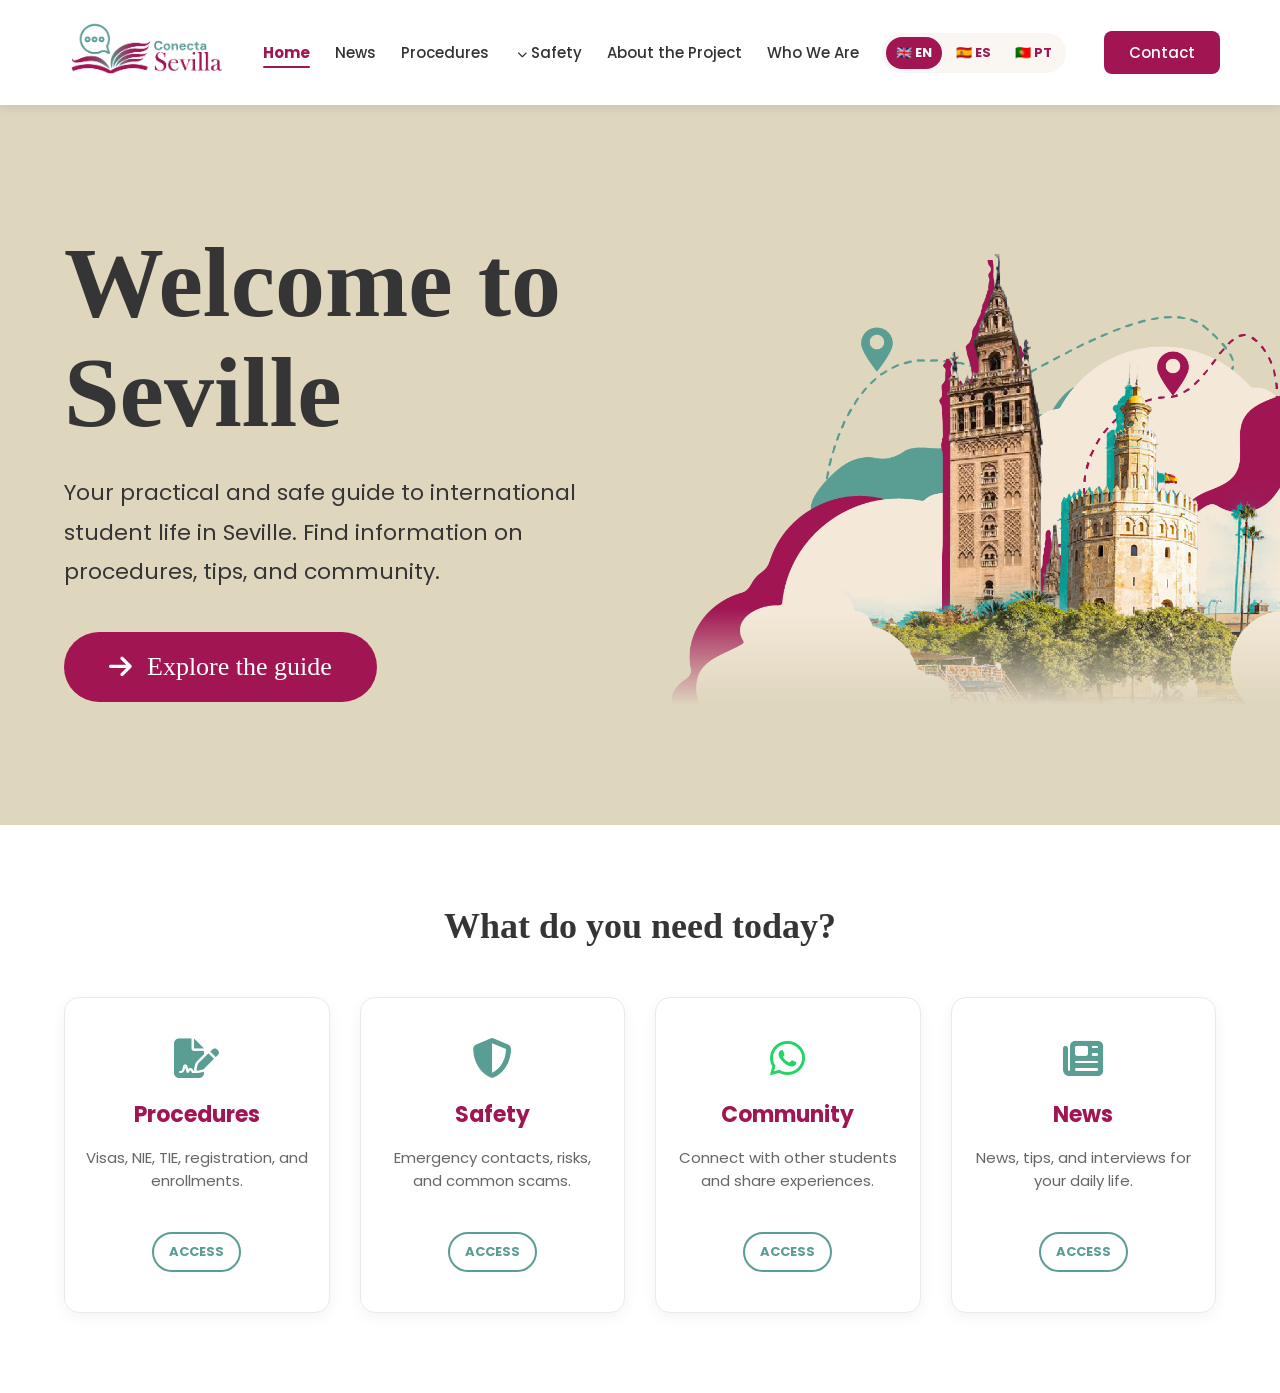
<file: index.html>
<!DOCTYPE html>
<html lang="en">
<head>
    <!-- Google tag (gtag.js) -->
<script async src="https://www.googletagmanager.com/gtag/js?id=G-EH28HHJZQJ"></script>
<script>
  window.dataLayer = window.dataLayer || [];
  function gtag(){dataLayer.push(arguments);}
  gtag('js', new Date());
  gtag('config', 'G-EH28HHJZQJ'); 
</script>
    <meta charset="UTF-8">
    <meta name="viewport" content="width=device-width, initial-scale=1.0">
    <title>Conecta Sevilla</title>
    <link rel="stylesheet" href="src/styles/style.css">
    <link rel="stylesheet" href="https://cdnjs.cloudflare.com/ajax/libs/font-awesome/6.4.0/css/all.min.css">
</head>
<body>
    <header>
        <nav id="navbar">
            <a href="index.html" class="logo-link">
                <img src="img/logo.png" alt="Conecta Sevilla" class="logo">
            </a>
            <ul id="nav_list">
                <li class="nav-item"><a href="index.html" class="active" data-i18n="nav.inicio">Inicio</a></li>
                <li class="nav-item"><a href="podcast.html" data-i18n="nav.podcast">Noticias</a></li>
                <li class="nav-item"><a href="tramites.html" data-i18n="nav.tramites">Trámites</a></li>
                
                              <!-- MENU SUSPENSO DE SEGURANÇA -->
                <li class="nav-item has-submenu">
                    <a href="seguridad.html" data-i18n="nav.seguridad">Seguridad <i class="fa-solid fa-chevron-down" style="font-size: 10px; margin-left: 3px;"></i></a>
                    <ul class="submenu-dropdown">
                        <li><a href="seguridad.html#emergencias" data-i18n="seg.submenu.1">Contactos de emergencia</a></li>
                        <li><a href="seguridad.html#vida-nocturna" data-i18n="seg.submenu.2">Vida nocturna</a></li>
                        <li><a href="seguridad.html#estafas" data-i18n="seg.submenu.3">Estafas comunes</a></li>
                        <li><a href="seguridad.html#transporte" data-i18n="seg.submenu.4">Transporte</a></li>
                        <li><a href="seguridad.html#ambiente" data-i18n="seg.submenu.5">Ambiente seguro</a></li>
                    </ul>
                </li>
                
                <li class="nav-item"><a href="sobre.html" data-i18n="nav.sobre">Sobre el proyecto</a></li>
                <li class="nav-item"><a href="quienes.html" data-i18n="nav.quem">Quienes Somos</a></li>
            </ul>
            <a href="contacto.html" class="btn-principal" data-i18n="nav.contacto">Contacto</a>
            <button id="mobile_btn"><i class="fa-solid fa-bars"></i></button>
        </nav>
        <div id="mobile_menu">
            <ul id="mobile_nav_list">
                <li class="nav-item"><a href="index.html" data-i18n="nav.inicio">Inicio</a></li>
                <li class="nav-item"><a href="podcast.html" data-i18n="nav.podcast">Noticias</a></li>
                <li class="nav-item"><a href="tramites.html" data-i18n="nav.tramites">Trámites</a></li>
                
                        <!-- MENU SUSPENSO DE SEGURANÇA -->
                <li class="nav-item has-submenu">
                    <a href="seguridad.html" data-i18n="nav.seguridad">Seguridad <i class="fa-solid fa-chevron-down" style="font-size: 10px; margin-left: 3px;"></i></a>
                    <ul class="submenu-dropdown">
                        <li><a href="seguridad.html#emergencias" data-i18n="seg.submenu.1">Contactos de emergencia</a></li>
                        <li><a href="seguridad.html#vida-nocturna" data-i18n="seg.submenu.2">Vida nocturna</a></li>
                        <li><a href="seguridad.html#estafas" data-i18n="seg.submenu.3">Estafas comunes</a></li>
                        <li><a href="seguridad.html#transporte" data-i18n="seg.submenu.4">Transporte</a></li>
                        <li><a href="seguridad.html#ambiente" data-i18n="seg.submenu.5">Ambiente seguro</a></li>
                    </ul>
                </li>
                
                <li class="nav-item"><a href="sobre.html" data-i18n="nav.sobre">Sobre el proyecto</a></li>
                <li class="nav-item"><a href="quienes.html" data-i18n="nav.quem">Quienes Somos</a></li>
                <li class="nav-item"><a href="contacto.html" data-i18n="nav.contacto">Contacto</a></li>
            </ul>
        </div>
    </header>

    <section id="home" class="hero">
        <div class="hero-content">
            <h1 data-i18n="home.titulo">Bienvenidos a Sevilla</h1>
            <p data-i18n="home.desc">Tu guía práctica y segura para la vida de estudiante internacional en Sevilla. Encuentra información sobre trámites, consejos y comunidad.</p>
            <a href="#areas" class="btn-hero" data-i18n="home.btn">Explora la guía <i class="fa-solid fa-arrow-right"></i></a>
        </div>
        <div class="hero-image">
            <img src="img/imagem-sevilla.png" alt="Sevilla">
        </div>
    </section>

    <section id="areas" class="areas">
        <h2 data-i18n="home.areas">¿Qué necesitas hoy?</h2>
        <div class="grid-cards">
            
            <div class="card">
                <i class="fa-solid fa-file-signature icone-card"></i>
                <h3 data-i18n="home.tramites">Trámites</h3>
                <p data-i18n="home.tramites.desc">Visados, NIE, TIE, empadronamiento y matrículas.</p>
                <a href="tramites.html" class="btn-card" data-i18n="home.acceder">Acceder</a>
            </div>
            
            <div class="card">
                <i class="fa-solid fa-shield-halved icone-card"></i>
                <h3 data-i18n="home.seguridad">Seguridad</h3>
                <p data-i18n="home.seguridad.desc">Contactos de emergencia, riesgos y estafas comunes.</p>
                <a href="seguridad.html" class="btn-card" data-i18n="home.acceder">Acceder</a>
            </div>
            
            <!-- CARD DA COMUNIDADE (WHATSAPP) -->
            <div class="card">
                <i class="fa-brands fa-whatsapp icone-card" style="color: #25D366;"></i>
                <h3 data-i18n="home.comunidad">Comunidad</h3>
                <p data-i18n="home.comunidad.desc">Conecta con otros estudiantes y comparte experiencias.</p>
                <!-- COLOQUE O LINK DO SEU GRUPO AQUI -->
                <a href="https://chat.whatsapp.com/JzaoQONF5RGB130r0xwHUc" target="_blank" class="btn-card" data-i18n="home.acceder">Acceder</a>
            </div>
            
            <!-- CARD DO PODCAST (AGORA NEWS) -->
            <div class="card">
                <i class="fa-solid fa-newspaper icone-card"></i>
                <h3 data-i18n="home.news">News</h3>
                <p data-i18n="home.podcast.desc">Novedades, consejos y entrevistas para tu día a día.</p>
                <a href="podcast.html" class="btn-card" data-i18n="home.acceder">Acceder</a>
            </div>

        </div>
    </section>
    
    <button id="btn-topo" aria-label="Voltar ao início"><i class="fa-solid fa-arrow-up"></i></button>
    <script src="src/javascript/traducoes.js?v=5"></script>
    <script src="src/javascript/script.js?v=5"></script>
</body>
</html>
</file>
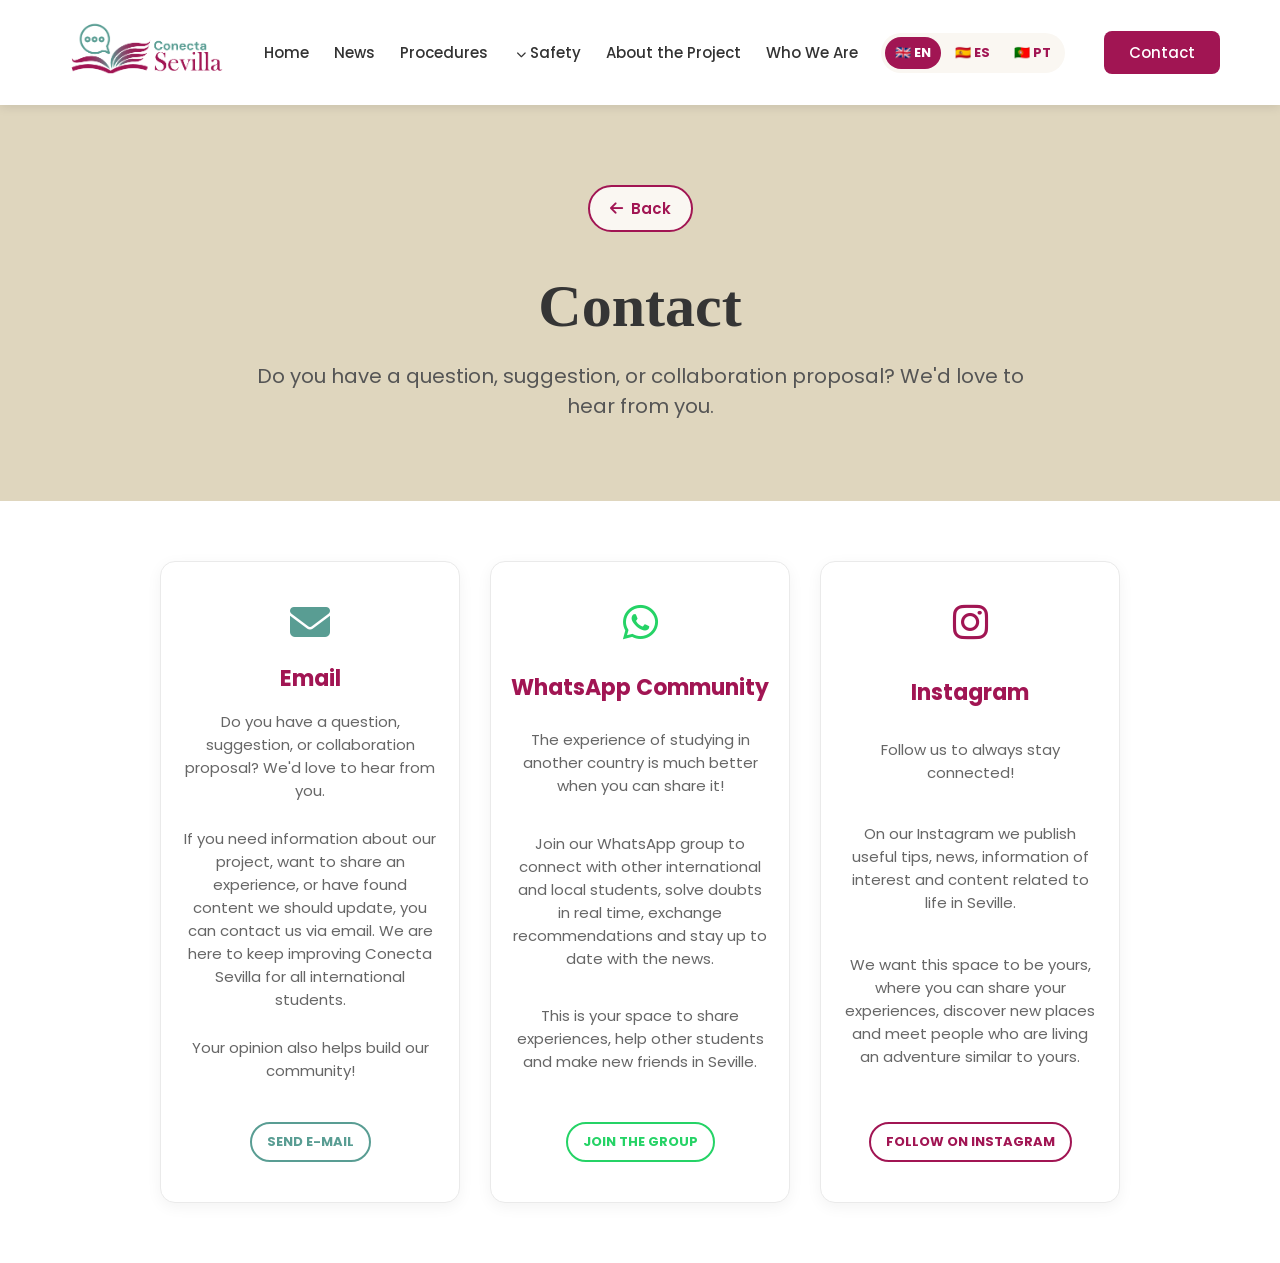
<file: contacto.html>
<!DOCTYPE html>
<html lang="en">
<head>
    <!-- Google tag (gtag.js) -->
<script async src="https://www.googletagmanager.com/gtag/js?id=G-EH28HHJZQJ"></script>
<script>
  window.dataLayer = window.dataLayer || [];
  function gtag(){dataLayer.push(arguments);}
  gtag('js', new Date());
  gtag('config', 'G-EH28HHJZQJ'); 
</script>
    <meta charset="UTF-8">
    <meta name="viewport" content="width=device-width, initial-scale=1.0">
    <title data-i18n="cont.titulo">Contacto - Conecta Sevilla</title>
    <link rel="stylesheet" href="src/styles/style.css">
    <link rel="stylesheet" href="https://cdnjs.cloudflare.com/ajax/libs/font-awesome/6.4.0/css/all.min.css">
</head>
<body>
    <header>
        <nav id="navbar">
            <a href="index.html" class="logo-link">
                <img src="img/logo.png" alt="Conecta Sevilla" class="logo">
            </a>
            <ul id="nav_list">
                <li class="nav-item"><a href="index.html" data-i18n="nav.inicio">Inicio</a></li>
                <li class="nav-item"><a href="podcast.html" data-i18n="nav.podcast">Noticias</a></li>
                <li class="nav-item"><a href="tramites.html" data-i18n="nav.tramites">Trámites</a></li>
                
                                <!-- MENU SUSPENSO DE SEGURANÇA -->
                <li class="nav-item has-submenu">
                    <a href="seguridad.html" data-i18n="nav.seguridad">Seguridad <i class="fa-solid fa-chevron-down" style="font-size: 10px; margin-left: 3px;"></i></a>
                    <ul class="submenu-dropdown">
                        <li><a href="seguridad.html#emergencias" data-i18n="seg.submenu.1">Contactos de emergencia</a></li>
                        <li><a href="seguridad.html#vida-nocturna" data-i18n="seg.submenu.2">Vida nocturna</a></li>
                        <li><a href="seguridad.html#estafas" data-i18n="seg.submenu.3">Estafas comunes</a></li>
                        <li><a href="seguridad.html#transporte" data-i18n="seg.submenu.4">Transporte</a></li>
                        <li><a href="seguridad.html#ambiente" data-i18n="seg.submenu.5">Ambiente seguro</a></li>
                    </ul>
                </li>
                
                <li class="nav-item"><a href="sobre.html" data-i18n="nav.sobre">Sobre el proyecto</a></li>
                <li class="nav-item"><a href="quienes.html" data-i18n="nav.quem">Quienes Somos</a></li>
            </ul>
            <a href="contacto.html" class="btn-principal active" data-i18n="nav.contacto">Contacto</a>
            <button id="mobile_btn"><i class="fa-solid fa-bars"></i></button>
        </nav>
        <div id="mobile_menu">
            <ul id="mobile_nav_list">
                <li class="nav-item"><a href="index.html" data-i18n="nav.inicio">Inicio</a></li>
                <li class="nav-item"><a href="podcast.html" data-i18n="nav.podcast">Noticias</a></li>
                <li class="nav-item"><a href="tramites.html" data-i18n="nav.tramites">Trámites</a></li>
                                <!-- MENU SUSPENSO DE SEGURANÇA -->
                <li class="nav-item has-submenu">
                    <a href="seguridad.html" data-i18n="nav.seguridad">Seguridad <i class="fa-solid fa-chevron-down" style="font-size: 10px; margin-left: 3px;"></i></a>
                    <ul class="submenu-dropdown">
                        <li><a href="seguridad.html#emergencias" data-i18n="seg.submenu.1">Contactos de emergencia</a></li>
                        <li><a href="seguridad.html#vida-nocturna" data-i18n="seg.submenu.2">Vida nocturna</a></li>
                        <li><a href="seguridad.html#estafas" data-i18n="seg.submenu.3">Estafas comunes</a></li>
                        <li><a href="seguridad.html#transporte" data-i18n="seg.submenu.4">Transporte</a></li>
                        <li><a href="seguridad.html#ambiente" data-i18n="seg.submenu.5">Ambiente seguro</a></li>
                    </ul>
                </li>
                
                <li class="nav-item"><a href="sobre.html" data-i18n="nav.sobre">Sobre el proyecto</a></li>
                <li class="nav-item"><a href="quienes.html" data-i18n="nav.quem">Quienes Somos</a></li>
                <li class="nav-item"><a href="contacto.html" data-i18n="nav.contacto">Contacto</a></li>
            </ul>
        </div>
    </header>

    <section class="pagina-header">
        <div style="margin-bottom: 20px;">
<a href="#" onclick="voltarPagina(event)" class="btn-voltar">
    <i class="fa-solid fa-arrow-left"></i> <span data-i18n="nav.voltar">Voltar</span>
</a>
        </div>
        
        <h1 data-i18n="cont.titulo">Contacto</h1>
        <p data-i18n="cont.sub">¿Tienes alguna duda, sugerencia o propuesta de colaboración? Nos encantaría escucharte.</p>
    </section>

    <section class="pagina-conteudo" style="max-width: 1000px;">
        <div class="grid-cards">
            
            <!-- BLOCO DE EMAIL -->
            <a href="mailto:conectasevilla3@gmail.com" class="card-link">
                <div class="card">
                    <i class="fa-solid fa-envelope icone-card"></i>
                    <h3 data-i18n="cont.email">Correo Electrónico</h3>
                    <p data-i18n="cont.email.p1">¿Tienes alguna duda, sugerencia o propuesta de colaboración? Nos encantaría escucharte.</p>
                    <p data-i18n="cont.email.p2">Si necesitas información sobre nuestro proyecto, quieres compartir una experiencia o has encontrado algún contenido que deberíamos actualizar, puedes ponerte en contacto con nosotros a través del correo electrónico. Estamos aquí para seguir mejorando Conecta Sevilla para todos los estudiantes internacionales.</p>
                    <p data-i18n="cont.email.p3">¡Tu opinión también ayuda a construir nuestra comunidad!</p>
                    <span class="btn-card" data-i18n="cont.email.btn">Enviar E-mail</span>
                </div>
            </a>

            <!-- BLOCO DO WHATSAPP -->
            <a href="https://chat.whatsapp.com/JzaoQONF5RGB130r0xwHUc" target="_blank" class="card-link">
                <div class="card">
                    <i class="fa-brands fa-whatsapp icone-card" style="color: #25D366;"></i>
                    <h3 data-i18n="cont.whatsapp">Comunidad WhatsApp</h3>
                    <p data-i18n="cont.whatsapp.p1">¡La experiencia de estudiar en otro país es mucho mejor cuando puedes compartirla!</p>
                    <p data-i18n="cont.whatsapp.p2">Únete a nuestro grupo de WhatsApp para conectar con otros estudiantes internacionales y locales, resolver dudas en tiempo real, intercambiar recomendaciones y estar al tanto de las novedades.</p>
                    <p data-i18n="cont.whatsapp.p3">Este es tu espacio para compartir experiencias, ayudar a otros estudiantes y hacer nuevos amigos en Sevilla.</p>
                    <span class="btn-card" style="border-color: #25D366; color: #25D366;" data-i18n="cont.whatsapp.btn">Entrar no Grupo</span>
                </div>
            </a>

            <!-- BLOCO DO INSTAGRAM -->
            <a href="https://www.instagram.com/conecta_sevilla/" target="_blank" class="card-link">
                <div class="card">
                    <i class="fa-brands fa-instagram icone-card" style="color: #a11553;"></i>
                    <h3 data-i18n="cont.instagram">Instagram</h3>
                    <p data-i18n="cont.instagram.p1">¡Síguenos para estar siempre conectado!</p>
                    <p data-i18n="cont.instagram.p2">En nuestro Instagram publicamos consejos útiles, novedades, información de interés y contenidos relacionados con la vida en Sevilla.</p>
                    <p data-i18n="cont.instagram.p3">Queremos que este espacio sea tuyo, donde podrás compartir tus experiencias, descubrir lugares nuevos y conocer a personas que están viviendo una aventura parecida a la tuya.</p>
                    <span class="btn-card" style="border-color: #a11553; color: #a11553;" data-i18n="cont.instagram.btn">Seguir en Instagram</span>
                </div>
            </a>

        </div>
    </section>

    <button id="btn-topo" aria-label="Voltar ao início"><i class="fa-solid fa-arrow-up"></i></button>
    <script src="src/javascript/traducoes.js?v=5"></script>
    <script src="src/javascript/script.js?v=5"></script>
</body>
</html>
</file>
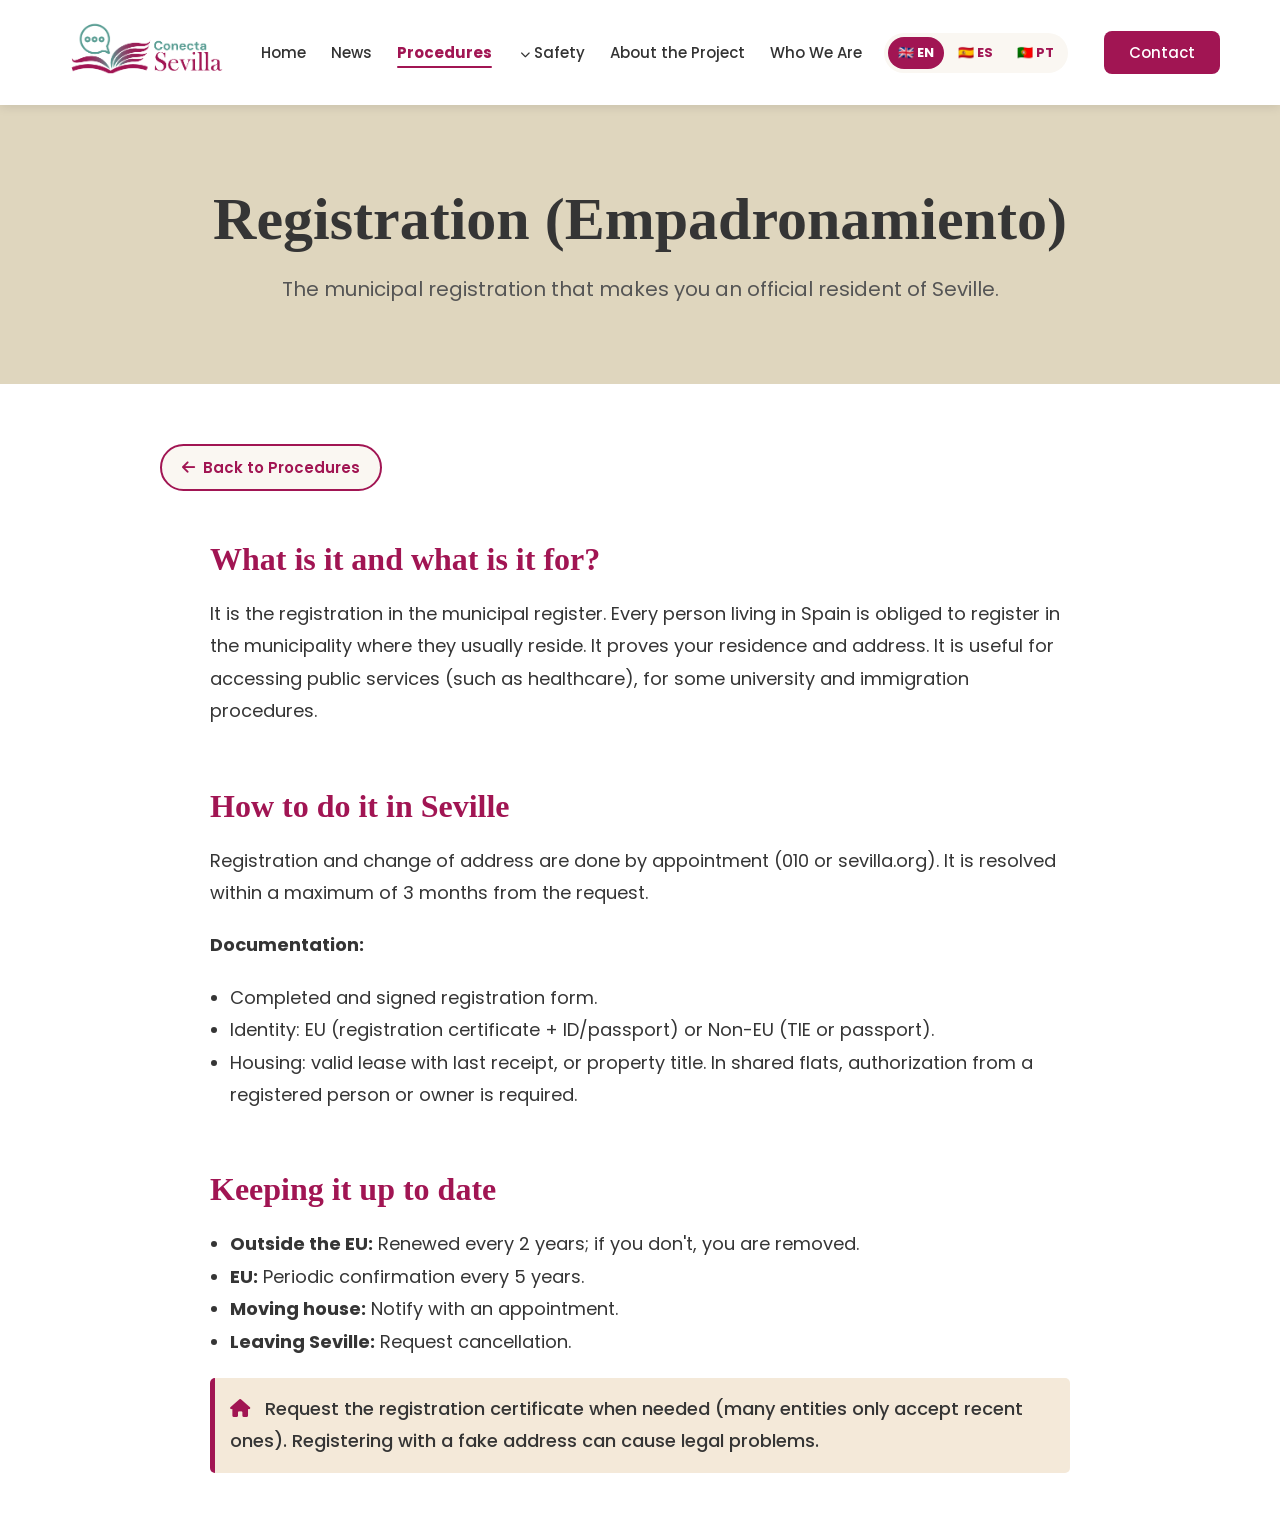
<file: empadronamiento.html>
<!DOCTYPE html>
<html lang="en">
<head>
    <!-- Google tag (gtag.js) -->
<script async src="https://www.googletagmanager.com/gtag/js?id=G-EH28HHJZQJ"></script>
<script>
  window.dataLayer = window.dataLayer || [];
  function gtag(){dataLayer.push(arguments);}
  gtag('js', new Date());
  gtag('config', 'G-EH28HHJZQJ'); 
</script>
    <meta charset="UTF-8">
    <meta name="viewport" content="width=device-width, initial-scale=1.0">
    <title data-i18n="emp.titulo">Registration - Conecta Sevilla</title>
    <link rel="stylesheet" href="src/styles/style.css?v=5">
    <link rel="stylesheet" href="https://cdnjs.cloudflare.com/ajax/libs/font-awesome/6.4.0/css/all.min.css">
</head>
<body>
    <header>
        <nav id="navbar">
            <a href="index.html" class="logo-link">
                <img src="img/logo.png" alt="Conecta Sevilla" class="logo">
            </a>
            <ul id="nav_list">
                <li class="nav-item"><a href="index.html" data-i18n="nav.inicio">Inicio</a></li>
                <li class="nav-item"><a href="podcast.html" data-i18n="nav.podcast">Noticias</a></li>
                <li class="nav-item"><a href="tramites.html" class="active" data-i18n="nav.tramites">Trámites</a></li>
                
                    <!-- MENU SUSPENSO DE SEGURANÇA -->
                <li class="nav-item has-submenu">
                    <a href="seguridad.html" data-i18n="nav.seguridad">Seguridad <i class="fa-solid fa-chevron-down" style="font-size: 10px; margin-left: 3px;"></i></a>
                    <ul class="submenu-dropdown">
                        <li><a href="seguridad.html#emergencias" data-i18n="seg.submenu.1">Contactos de emergencia</a></li>
                        <li><a href="seguridad.html#vida-nocturna" data-i18n="seg.submenu.2">Vida nocturna</a></li>
                        <li><a href="seguridad.html#estafas" data-i18n="seg.submenu.3">Estafas comunes</a></li>
                        <li><a href="seguridad.html#transporte" data-i18n="seg.submenu.4">Transporte</a></li>
                        <li><a href="seguridad.html#ambiente" data-i18n="seg.submenu.5">Ambiente seguro</a></li>
                    </ul>
                </li>
                
                <li class="nav-item"><a href="sobre.html" data-i18n="nav.sobre">Sobre el proyecto</a></li>
                <li class="nav-item"><a href="quienes.html" data-i18n="nav.quem">Quienes Somos</a></li>
            </ul>
            <a href="contacto.html" class="btn-principal" data-i18n="nav.contacto">Contacto</a>
            <button id="mobile_btn"><i class="fa-solid fa-bars"></i></button>
        </nav>
        <div id="mobile_menu">
            <ul id="mobile_nav_list">
                <li class="nav-item"><a href="index.html" data-i18n="nav.inicio">Inicio</a></li>
                <li class="nav-item"><a href="podcast.html" data-i18n="nav.podcast">Noticias</a></li>
                <li class="nav-item"><a href="tramites.html" data-i18n="nav.tramites">Trámites</a></li>
                
                             <!-- MENU SUSPENSO DE SEGURANÇA -->
                <li class="nav-item has-submenu">
                    <a href="seguridad.html" data-i18n="nav.seguridad">Seguridad <i class="fa-solid fa-chevron-down" style="font-size: 10px; margin-left: 3px;"></i></a>
                    <ul class="submenu-dropdown">
                        <li><a href="seguridad.html#emergencias" data-i18n="seg.submenu.1">Contactos de emergencia</a></li>
                        <li><a href="seguridad.html#vida-nocturna" data-i18n="seg.submenu.2">Vida nocturna</a></li>
                        <li><a href="seguridad.html#estafas" data-i18n="seg.submenu.3">Estafas comunes</a></li>
                        <li><a href="seguridad.html#transporte" data-i18n="seg.submenu.4">Transporte</a></li>
                        <li><a href="seguridad.html#ambiente" data-i18n="seg.submenu.5">Ambiente seguro</a></li>
                    </ul>
                </li>
                
                <li class="nav-item"><a href="sobre.html" data-i18n="nav.sobre">Sobre el proyecto</a></li>
                <li class="nav-item"><a href="quienes.html" data-i18n="nav.quem">Quienes Somos</a></li>
                <li class="nav-item"><a href="contacto.html" data-i18n="nav.contacto">Contacto</a></li>
            </ul>
        </div>
    </header>

    <section class="pagina-header">
        <h1 data-i18n="emp.titulo">Empadronamiento</h1>
        <p data-i18n="emp.sub">El registro municipal que te convierte en vecino oficial de Sevilla.</p>
    </section>

    <section class="pagina-conteudo">
        <div style="margin-bottom: 30px;">
            <a href="tramites.html" class="btn-voltar">
                <i class="fa-solid fa-arrow-left"></i> <span data-i18n="tram.voltar">Volver a Trámites</span>
            </a>
        </div>

        <div class="bloco-conteudo" style="margin-top: 0;">
            <h2 data-i18n="emp.oque">¿Qué es y para qué sirve?</h2>
            <p data-i18n="emp.oque.p">Es la inscripción en el padrón municipal. Toda persona que vive en España está obligada a inscribirse en el municipio donde reside habitualmente. Prueba tu residencia y domicilio. Te sirve para acceder a servicios públicos (como la sanidad), para algunos trámites universitarios y de extranjería.</p>
        </div>

        <div class="bloco-conteudo">
            <h2 data-i18n="emp.como">Cómo hacerlo en Sevilla</h2>
            <p data-i18n="emp.como.p">El alta y el cambio de domicilio se hacen con cita previa (en el 010 o en sevilla.org). Se resuelve como máximo en 3 meses desde la solicitud.</p>
            <p><strong data-i18n="emp.como.doc.titulo">Documentación:</strong></p>
            <ul style="margin-left: 20px; margin-bottom: 20px; font-size: 18px; line-height: 1.8; color: #353535;">
                <li data-i18n="emp.como.doc.1">Hoja padronal rellena y firmada.</li>
                <li data-i18n="emp.como.doc.2">Identidad: UE (certificado de registro + DNI/pasaporte) o Fuera de la UE (TIE o pasaporte).</li>
                <li data-i18n="emp.como.doc.3">Vivienda: contrato de alquiler vigente con el último recibo, o título de propiedad. En piso compartido, se necesita autorización de alguien empadronado o del propietario.</li>
            </ul>
        </div>

        <div class="bloco-conteudo">
            <h2 data-i18n="emp.manter">Mantenerlo al día</h2>
            <ul style="margin-left: 20px; margin-bottom: 20px; font-size: 18px; line-height: 1.8; color: #353535;">
                <li data-i18n="emp.manter.1"><strong>Fuera de la UE:</strong> Se renueva cada 2 años; si no lo haces, se da de baja.</li>
                <li data-i18n="emp.manter.2"><strong>UE:</strong> Confirmación periódica cada 5 años.</li>
                <li data-i18n="emp.manter.3"><strong>Cambio de casa:</strong> Comunícalo con cita.</li>
                <li data-i18n="emp.manter.4"><strong>Te vas de Sevilla:</strong> Pide la baja.</li>
            </ul>
            <p style="background-color: #f4e9d9; padding: 15px; border-left: 5px solid #a11553; border-radius: 5px; font-weight: 500;">
                <i class="fa-solid fa-house" style="color: #a11553; margin-right: 10px;"></i>
                <span data-i18n="emp.aviso">Pide el certificado o volante de empadronamiento cuando lo necesites (muchas entidades lo aceptan solo si es reciente). Empadronarte con un domicilio falso puede acarrearte problemas legales.</span>
            </p>
        </div>
    </section>

    <button id="btn-topo" aria-label="Voltar ao início"><i class="fa-solid fa-arrow-up"></i></button>
    <script src="src/javascript/traducoes.js?v=6"></script>
    <script src="src/javascript/script.js?v=6"></script>
</body>
</html>
</file>
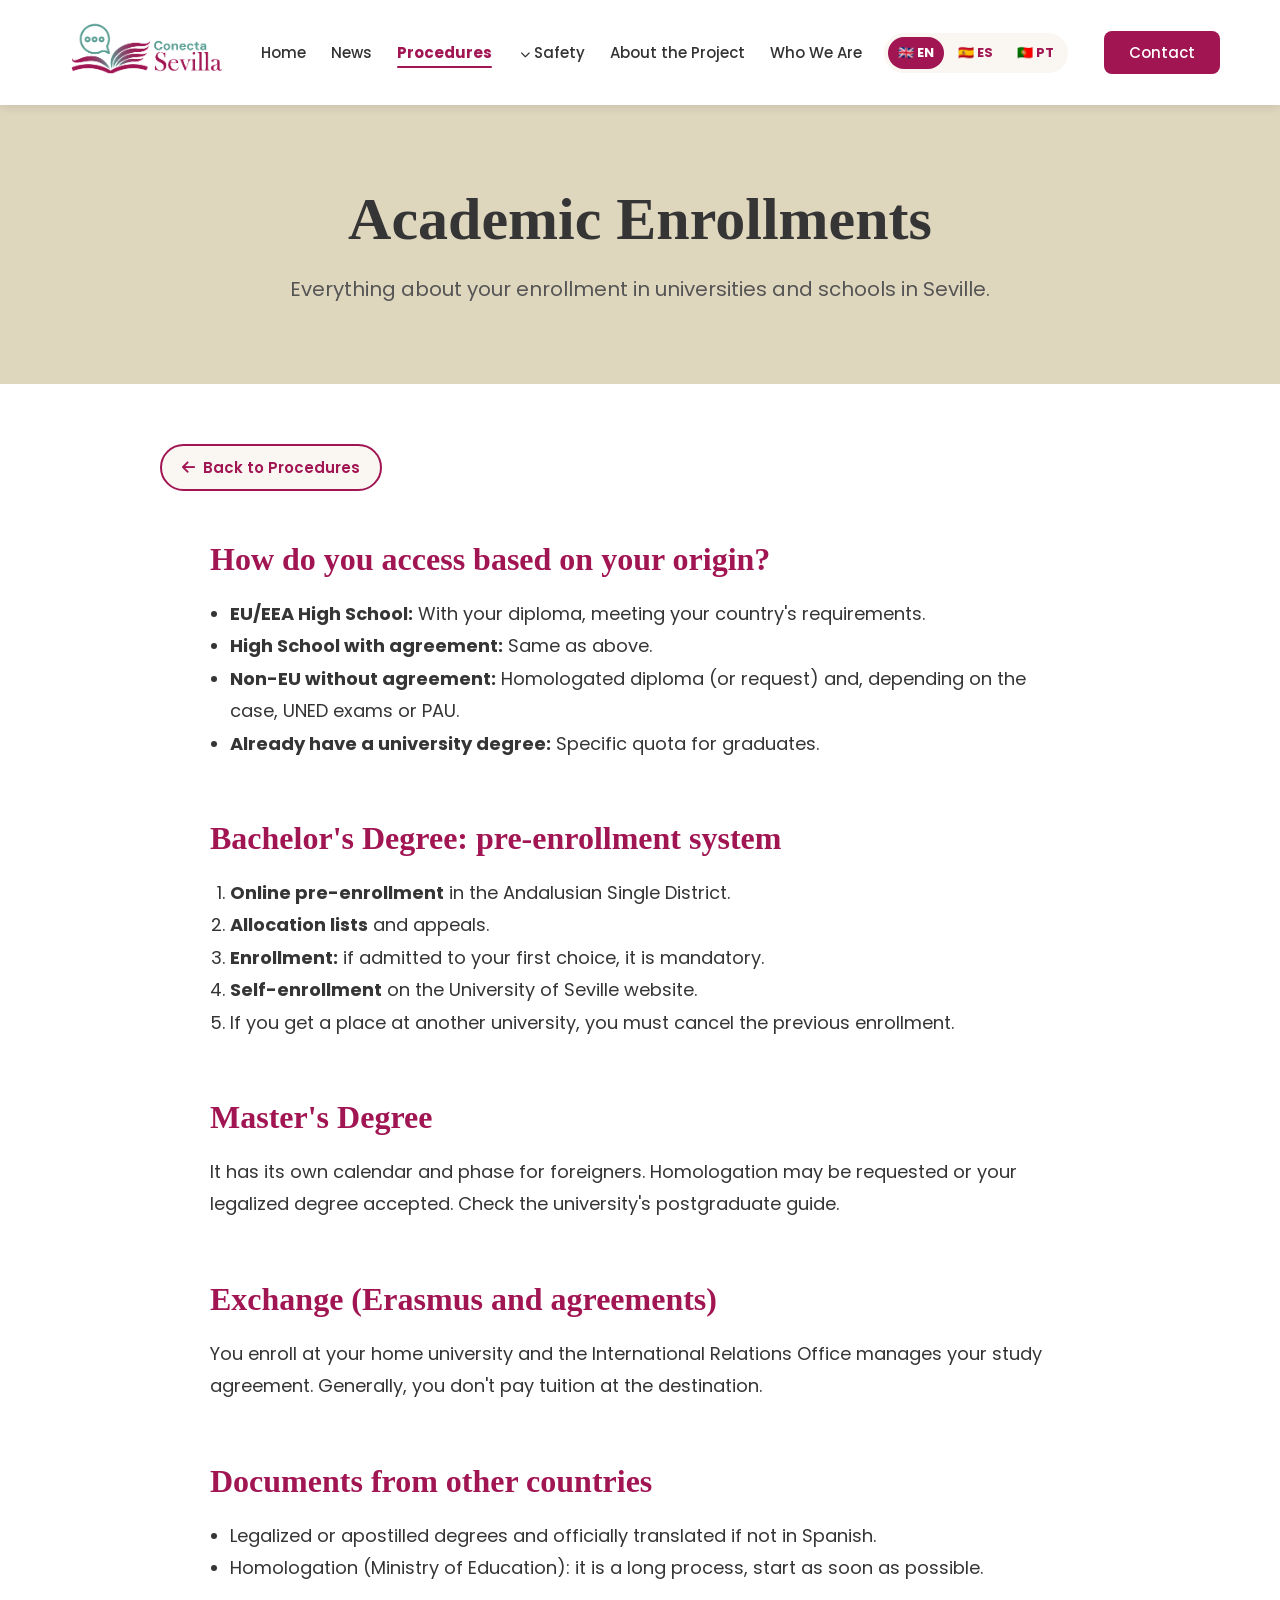
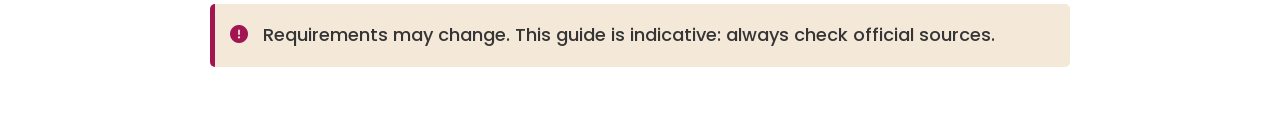
<file: matriculas.html>
<!DOCTYPE html>
<html lang="en">
<head>
    <!-- Google tag (gtag.js) -->
<script async src="https://www.googletagmanager.com/gtag/js?id=G-EH28HHJZQJ"></script>
<script>
  window.dataLayer = window.dataLayer || [];
  function gtag(){dataLayer.push(arguments);}
  gtag('js', new Date());
  gtag('config', 'G-EH28HHJZQJ'); 
</script>
    <meta charset="UTF-8">
    <meta name="viewport" content="width=device-width, initial-scale=1.0">
    <title data-i18n="mat.titulo">Enrollments - Conecta Sevilla</title>
    <link rel="stylesheet" href="src/styles/style.css?v=5">
    <link rel="stylesheet" href="https://cdnjs.cloudflare.com/ajax/libs/font-awesome/6.4.0/css/all.min.css">
</head>
<body>
    <header>
        <nav id="navbar">
            <a href="index.html" class="logo-link">
                <img src="img/logo.png" alt="Conecta Sevilla" class="logo">
            </a>
            <ul id="nav_list">
                <li class="nav-item"><a href="index.html" data-i18n="nav.inicio">Inicio</a></li>
                <li class="nav-item"><a href="podcast.html" data-i18n="nav.podcast">Noticias</a></li>
                <li class="nav-item"><a href="tramites.html" class="active" data-i18n="nav.tramites">Trámites</a></li>
                
                      <!-- MENU SUSPENSO DE SEGURANÇA -->
                <li class="nav-item has-submenu">
                    <a href="seguridad.html" data-i18n="nav.seguridad">Seguridad <i class="fa-solid fa-chevron-down" style="font-size: 10px; margin-left: 3px;"></i></a>
                    <ul class="submenu-dropdown">
                        <li><a href="seguridad.html#emergencias" data-i18n="seg.submenu.1">Contactos de emergencia</a></li>
                        <li><a href="seguridad.html#vida-nocturna" data-i18n="seg.submenu.2">Vida nocturna</a></li>
                        <li><a href="seguridad.html#estafas" data-i18n="seg.submenu.3">Estafas comunes</a></li>
                        <li><a href="seguridad.html#transporte" data-i18n="seg.submenu.4">Transporte</a></li>
                        <li><a href="seguridad.html#ambiente" data-i18n="seg.submenu.5">Ambiente seguro</a></li>
                    </ul>
                </li>
                
                <li class="nav-item"><a href="sobre.html" data-i18n="nav.sobre">Sobre el proyecto</a></li>
                <li class="nav-item"><a href="quienes.html" data-i18n="nav.quem">Quienes Somos</a></li>
            </ul>
            <a href="contacto.html" class="btn-principal" data-i18n="nav.contacto">Contacto</a>
            <button id="mobile_btn"><i class="fa-solid fa-bars"></i></button>
        </nav>
        <div id="mobile_menu">
            <ul id="mobile_nav_list">
                <li class="nav-item"><a href="index.html" data-i18n="nav.inicio">Inicio</a></li>
                <li class="nav-item"><a href="podcast.html" data-i18n="nav.podcast">Noticias</a></li>
                <li class="nav-item"><a href="tramites.html" data-i18n="nav.tramites">Trámites</a></li>
                
                              <!-- MENU SUSPENSO DE SEGURANÇA -->
                <li class="nav-item has-submenu">
                    <a href="seguridad.html" data-i18n="nav.seguridad">Seguridad <i class="fa-solid fa-chevron-down" style="font-size: 10px; margin-left: 3px;"></i></a>
                    <ul class="submenu-dropdown">
                        <li><a href="seguridad.html#emergencias" data-i18n="seg.submenu.1">Contactos de emergencia</a></li>
                        <li><a href="seguridad.html#vida-nocturna" data-i18n="seg.submenu.2">Vida nocturna</a></li>
                        <li><a href="seguridad.html#estafas" data-i18n="seg.submenu.3">Estafas comunes</a></li>
                        <li><a href="seguridad.html#transporte" data-i18n="seg.submenu.4">Transporte</a></li>
                        <li><a href="seguridad.html#ambiente" data-i18n="seg.submenu.5">Ambiente seguro</a></li>
                    </ul>
                </li>
                
                <li class="nav-item"><a href="sobre.html" data-i18n="nav.sobre">Sobre el proyecto</a></li>
                <li class="nav-item"><a href="quienes.html" data-i18n="nav.quem">Quienes Somos</a></li>
                <li class="nav-item"><a href="contacto.html" data-i18n="nav.contacto">Contacto</a></li>
            </ul>
        </div>
    </header>

    <section class="pagina-header">
        <h1 data-i18n="mat.titulo">Matrículas Académicas</h1>
        <p data-i18n="mat.sub">Todo sobre tu inscripción en universidades y escuelas de Sevilla.</p>
    </section>

    <section class="pagina-conteudo">
        <div style="margin-bottom: 30px;">
            <a href="tramites.html" class="btn-voltar">
                <i class="fa-solid fa-arrow-left"></i> <span data-i18n="tram.voltar">Volver a Trámites</span>
            </a>
        </div>

        <div class="bloco-conteudo" style="margin-top: 0;">
            <h2 data-i18n="mat.acesso">¿Cómo accedes según tu origen?</h2>
            <ul style="margin-left: 20px; margin-bottom: 20px; font-size: 18px; line-height: 1.8; color: #353535;">
                <li data-i18n="mat.acesso.1"><strong>Bachillerato UE/EEE:</strong> Con tu título, cumpliendo los requisitos de tu país.</li>
                <li data-i18n="mat.acesso.2"><strong>Bachillerato con convenio:</strong> Igual que lo anterior.</li>
                <li data-i18n="mat.acesso.3"><strong>Fuera de la UE sin convenio:</strong> Título homologado (o solicitud) y, según el caso, pruebas de la UNED o PAU.</li>
                <li data-i18n="mat.acesso.4"><strong>Ya tienes un título universitario:</strong> Cupo específico de titulados.</li>
            </ul>
        </div>

        <div class="bloco-conteudo">
            <h2 data-i18n="mat.grado">Grado: el sistema de preinscripción</h2>
            <ol style="margin-left: 20px; margin-bottom: 20px; font-size: 18px; line-height: 1.8; color: #353535;">
                <li data-i18n="mat.grado.1"><strong>Preinscripción online</strong> en el Distrito Único Andaluz.</li>
                <li data-i18n="mat.grado.2"><strong>Listas de adjudicación</strong> y alegaciones.</li>
                <li data-i18n="mat.grado.3"><strong>Matrícula:</strong> si te admiten en tu primera preferencia, es obligatoria.</li>
                <li data-i18n="mat.grado.4"><strong>Automatrícula</strong> en la web de la Universidad de Sevilla.</li>
                <li data-i18n="mat.grado.5">Si consigues plaza en otra universidad, debes anular la matrícula anterior.</li>
            </ol>
        </div>

        <div class="bloco-conteudo">
            <h2 data-i18n="mat.master">Máster</h2>
            <p data-i18n="mat.master.p">Tiene su propio calendario y fase para extranjeros. Puede pedirse homologación o aceptarse tu título legalizado. Confirma en la guía de posgrado de la Universidad de Sevilla.</p>
        </div>

        <div class="bloco-conteudo">
            <h2 data-i18n="mat.erasmus">Intercambio (Erasmus y convenios)</h2>
            <p data-i18n="mat.erasmus.p">Te matriculas en tu universidad de origen y la Oficina de Relaciones Internacionales gestiona tu acuerdo de estudios. En general no pagas matrícula en destino.</p>
        </div>

        <div class="bloco-conteudo">
            <h2 data-i18n="mat.docs">Documentos de otros países</h2>
            <ul style="margin-left: 20px; margin-bottom: 20px; font-size: 18px; line-height: 1.8; color: #353535;">
                <li data-i18n="mat.docs.1">Títulos legalizados o apostillados y traducidos oficialmente si no están en español.</li>
                <li data-i18n="mat.docs.2">Homologación (Ministerio de Educación): es un trámite largo, empieza cuanto antes.</li>
            </ul>
            <p style="background-color: #f4e9d9; padding: 15px; border-left: 5px solid #a11553; border-radius: 5px; font-weight: 500; margin-top: 20px;">
                <i class="fa-solid fa-circle-exclamation" style="color: #a11553; margin-right: 10px;"></i>
                <span data-i18n="mat.nota.p">Los requisitos pueden cambiar. Esta guía es orientativa: contrasta siempre con las fuentes oficiales.</span>
            </p>
        </div>
    </section>

    <button id="btn-topo" aria-label="Voltar ao início"><i class="fa-solid fa-arrow-up"></i></button>
    <script src="src/javascript/traducoes.js?v=6"></script>
    <script src="src/javascript/script.js?v=6"></script>
</body>
</html>
</file>
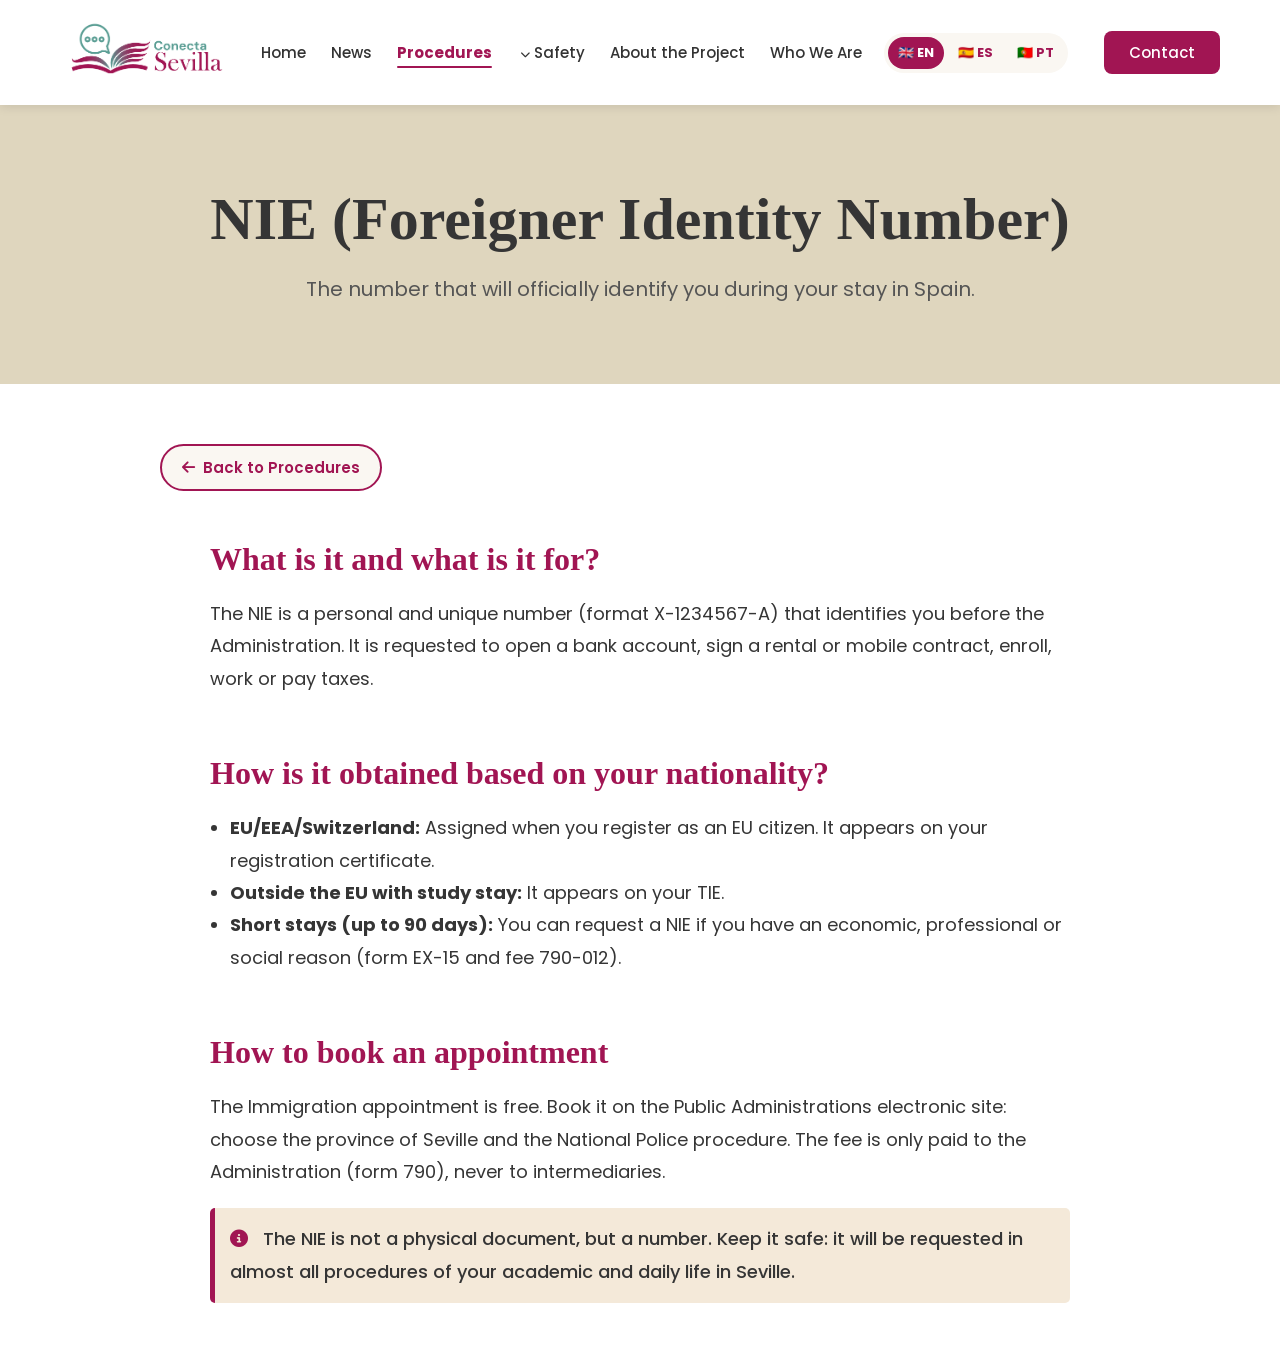
<file: nie.html>
<!DOCTYPE html>
<html lang="en">
<head>
    <!-- Google tag (gtag.js) -->
<script async src="https://www.googletagmanager.com/gtag/js?id=G-EH28HHJZQJ"></script>
<script>
  window.dataLayer = window.dataLayer || [];
  function gtag(){dataLayer.push(arguments);}
  gtag('js', new Date());
  gtag('config', 'G-EH28HHJZQJ'); 
</script>
    <meta charset="UTF-8">
    <meta name="viewport" content="width=device-width, initial-scale=1.0">
    <title data-i18n="nie.titulo">NIE - Conecta Sevilla</title>
    <link rel="stylesheet" href="src/styles/style.css?v=5">
    <link rel="stylesheet" href="https://cdnjs.cloudflare.com/ajax/libs/font-awesome/6.4.0/css/all.min.css">
</head>
<body>
    <header>
        <nav id="navbar">
            <a href="index.html" class="logo-link">
                <img src="img/logo.png" alt="Conecta Sevilla" class="logo">
            </a>
            <ul id="nav_list">
                <li class="nav-item"><a href="index.html" data-i18n="nav.inicio">Inicio</a></li>
                <li class="nav-item"><a href="podcast.html" data-i18n="nav.podcast">Noticias</a></li>
                <li class="nav-item"><a href="tramites.html" class="active" data-i18n="nav.tramites">Trámites</a></li>
                
                           <!-- MENU SUSPENSO DE SEGURANÇA -->
                <li class="nav-item has-submenu">
                    <a href="seguridad.html" data-i18n="nav.seguridad">Seguridad <i class="fa-solid fa-chevron-down" style="font-size: 10px; margin-left: 3px;"></i></a>
                    <ul class="submenu-dropdown">
                        <li><a href="seguridad.html#emergencias" data-i18n="seg.submenu.1">Contactos de emergencia</a></li>
                        <li><a href="seguridad.html#vida-nocturna" data-i18n="seg.submenu.2">Vida nocturna</a></li>
                        <li><a href="seguridad.html#estafas" data-i18n="seg.submenu.3">Estafas comunes</a></li>
                        <li><a href="seguridad.html#transporte" data-i18n="seg.submenu.4">Transporte</a></li>
                        <li><a href="seguridad.html#ambiente" data-i18n="seg.submenu.5">Ambiente seguro</a></li>
                    </ul>
                </li>
                
                <li class="nav-item"><a href="sobre.html" data-i18n="nav.sobre">Sobre el proyecto</a></li>
                <li class="nav-item"><a href="quienes.html" data-i18n="nav.quem">Quienes Somos</a></li>
            </ul>
            <a href="contacto.html" class="btn-principal" data-i18n="nav.contacto">Contacto</a>
            <button id="mobile_btn"><i class="fa-solid fa-bars"></i></button>
        </nav>
        <div id="mobile_menu">
            <ul id="mobile_nav_list">
                <li class="nav-item"><a href="index.html" data-i18n="nav.inicio">Inicio</a></li>
                <li class="nav-item"><a href="podcast.html" data-i18n="nav.podcast">Noticias</a></li>
                <li class="nav-item"><a href="tramites.html" data-i18n="nav.tramites">Trámites</a></li>
                        <!-- MENU SUSPENSO DE SEGURANÇA -->
                <li class="nav-item has-submenu">
                    <a href="seguridad.html" data-i18n="nav.seguridad">Seguridad <i class="fa-solid fa-chevron-down" style="font-size: 10px; margin-left: 3px;"></i></a>
                    <ul class="submenu-dropdown">
                        <li><a href="seguridad.html#emergencias" data-i18n="seg.submenu.1">Contactos de emergencia</a></li>
                        <li><a href="seguridad.html#vida-nocturna" data-i18n="seg.submenu.2">Vida nocturna</a></li>
                        <li><a href="seguridad.html#estafas" data-i18n="seg.submenu.3">Estafas comunes</a></li>
                        <li><a href="seguridad.html#transporte" data-i18n="seg.submenu.4">Transporte</a></li>
                        <li><a href="seguridad.html#ambiente" data-i18n="seg.submenu.5">Ambiente seguro</a></li>
                    </ul>
                </li>
                
                <li class="nav-item"><a href="sobre.html" data-i18n="nav.sobre">Sobre el proyecto</a></li>
                <li class="nav-item"><a href="quienes.html" data-i18n="nav.quem">Quienes Somos</a></li>
                <li class="nav-item"><a href="contacto.html" data-i18n="nav.contacto">Contacto</a></li>
            </ul>
        </div>
    </header>

    <section class="pagina-header">
        <h1 data-i18n="nie.titulo">NIE (Número de Identidad de Extranjero)</h1>
        <p data-i18n="nie.sub">El número que te identificará oficialmente durante tu estancia en España.</p>
    </section>

    <section class="pagina-conteudo">
        <div style="margin-bottom: 30px;">
            <a href="tramites.html" class="btn-voltar">
                <i class="fa-solid fa-arrow-left"></i> <span data-i18n="tram.voltar">Volver a Trámites</span>
            </a>
        </div>

        <div class="bloco-conteudo" style="margin-top: 0;">
            <h2 data-i18n="nie.oque">¿Qué es y para qué sirve?</h2>
            <p data-i18n="nie.oque.p">El NIE es un número personal y único (formato X-1234567-A) que te identifica ante la Administración. Te lo piden para abrir una cuenta bancaria, firmar un contrato de alquiler o de móvil, matricularte, trabajar o pagar impuestos.</p>
        </div>

        <div class="bloco-conteudo">
            <h2 data-i18n="nie.como">¿Cómo se obtiene según tu nacionalidad?</h2>
            <ul style="margin-left: 20px; margin-bottom: 20px; font-size: 18px; line-height: 1.8; color: #353535;">
                <li data-i18n="nie.como.ue"><strong>UE/EEE/Suiza:</strong> Se te asigna al registrarte como ciudadano de la UE. Figura en tu certificado de registro.</li>
                <li data-i18n="nie.como.fuera"><strong>Fuera de la UE con estancia por estudios:</strong> Figura en tu TIE.</li>
                <li data-i18n="nie.como.corta"><strong>Estancias cortas (hasta 90 días):</strong> Puedes solicitar un NIE si tienes una razón económica, profesional o social que lo justifique (modelo EX-15 y tasa 790-012).</li>
            </ul>
        </div>

        <div class="bloco-conteudo">
            <h2 data-i18n="nie.cita">Cómo pedir cita</h2>
            <p data-i18n="nie.cita.p">La cita previa de Extranjería es gratuita. Se pide en la sede electrónica de las Administraciones Públicas: elige la provincia de Sevilla y el trámite de Policía Nacional que corresponda. La tasa solo se paga a la Administración (modelo 790), nunca a intermediarios.</p>
            <p style="background-color: #f4e9d9; padding: 15px; border-left: 5px solid #a11553; border-radius: 5px; font-weight: 500; margin-top: 20px;">
                <i class="fa-solid fa-circle-info" style="color: #a11553; margin-right: 10px;"></i>
                <span data-i18n="nie.tenha.p">El NIE no es un documento físico, sino un número. Guárdalo bien: te lo pedirán en casi todos los trámites de tu vida académica y diaria en Sevilla.</span>
            </p>
        </div>
    </section>

    <button id="btn-topo" aria-label="Voltar ao início"><i class="fa-solid fa-arrow-up"></i></button>
    <script src="src/javascript/traducoes.js?v=6"></script>
    <script src="src/javascript/script.js?v=6"></script>
</body>
</html>
</file>
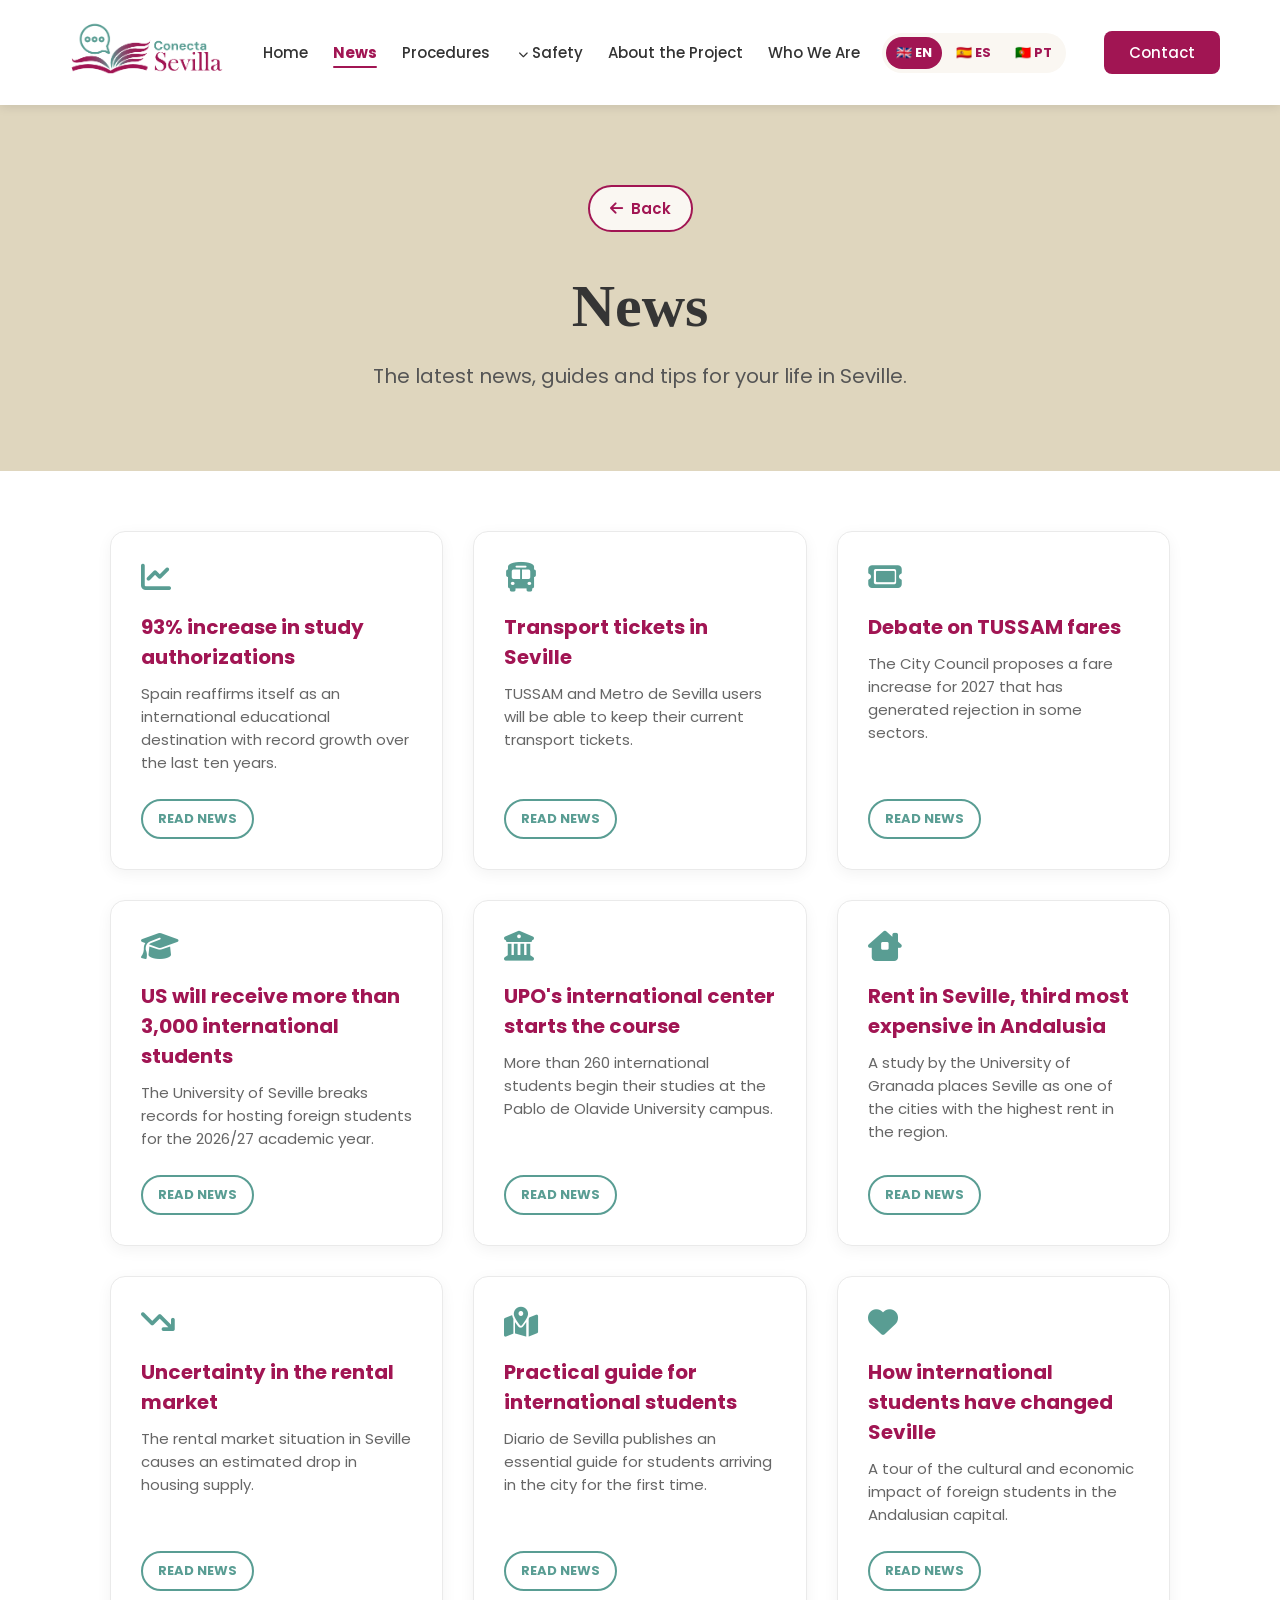
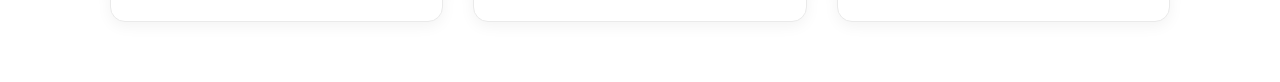
<file: podcast.html>
<!DOCTYPE html>
<html lang="en">
<head>
    <!-- Google tag (gtag.js) -->
    <script async src="https://www.googletagmanager.com/gtag/js?id=G-EH28HHJZQJ"></script>
    <script>
      window.dataLayer = window.dataLayer || [];
      function gtag(){dataLayer.push(arguments);}
      gtag('js', new Date());
      gtag('config', 'G-EH28HHJZQJ'); 
    </script>
    <meta charset="UTF-8">
    <meta name="viewport" content="width=device-width, initial-scale=1.0">
    <title data-i18n="pod.titulo">Noticias - Conecta Sevilla</title>
    <link rel="stylesheet" href="src/styles/style.css?v=15">
    <link rel="stylesheet" href="https://cdnjs.cloudflare.com/ajax/libs/font-awesome/6.4.0/css/all.min.css">
</head>
<body>
    <header>
        <nav id="navbar">
            <a href="index.html" class="logo-link">
                <img src="img/logo.png" alt="Conecta Sevilla" class="logo">
            </a>
            <ul id="nav_list">
                <li class="nav-item"><a href="index.html" data-i18n="nav.inicio">Inicio</a></li>
                <li class="nav-item"><a href="podcast.html" class="active" data-i18n="nav.podcast">Noticias</a></li>
                <li class="nav-item"><a href="tramites.html" data-i18n="nav.tramites">Trámites</a></li>
                
                             <!-- MENU SUSPENSO DE SEGURANÇA -->
                <li class="nav-item has-submenu">
                    <a href="seguridad.html" data-i18n="nav.seguridad">Seguridad <i class="fa-solid fa-chevron-down" style="font-size: 10px; margin-left: 3px;"></i></a>
                    <ul class="submenu-dropdown">
                        <li><a href="seguridad.html#emergencias" data-i18n="seg.submenu.1">Contactos de emergencia</a></li>
                        <li><a href="seguridad.html#vida-nocturna" data-i18n="seg.submenu.2">Vida nocturna</a></li>
                        <li><a href="seguridad.html#estafas" data-i18n="seg.submenu.3">Estafas comunes</a></li>
                        <li><a href="seguridad.html#transporte" data-i18n="seg.submenu.4">Transporte</a></li>
                        <li><a href="seguridad.html#ambiente" data-i18n="seg.submenu.5">Ambiente seguro</a></li>
                    </ul>
                </li>

                <li class="nav-item"><a href="sobre.html" data-i18n="nav.sobre">Sobre el proyecto</a></li>
                <li class="nav-item"><a href="quienes.html" data-i18n="nav.quem">Quienes Somos</a></li>
            </ul>
            <a href="contacto.html" class="btn-principal" data-i18n="nav.contacto">Contacto</a>
            <button id="mobile_btn"><i class="fa-solid fa-bars"></i></button>
        </nav>
        <div id="mobile_menu">
            <ul id="mobile_nav_list">
                <li class="nav-item"><a href="index.html" data-i18n="nav.inicio">Inicio</a></li>
                <li class="nav-item"><a href="podcast.html" data-i18n="nav.podcast">Noticias</a></li>
                <li class="nav-item"><a href="tramites.html" data-i18n="nav.tramites">Trámites</a></li>
                
                              <!-- MENU SUSPENSO DE SEGURANÇA -->
                <li class="nav-item has-submenu">
                    <a href="seguridad.html" data-i18n="nav.seguridad">Seguridad <i class="fa-solid fa-chevron-down" style="font-size: 10px; margin-left: 3px;"></i></a>
                    <ul class="submenu-dropdown">
                        <li><a href="seguridad.html#emergencias" data-i18n="seg.submenu.1">Contactos de emergencia</a></li>
                        <li><a href="seguridad.html#vida-nocturna" data-i18n="seg.submenu.2">Vida nocturna</a></li>
                        <li><a href="seguridad.html#estafas" data-i18n="seg.submenu.3">Estafas comunes</a></li>
                        <li><a href="seguridad.html#transporte" data-i18n="seg.submenu.4">Transporte</a></li>
                        <li><a href="seguridad.html#ambiente" data-i18n="seg.submenu.5">Ambiente seguro</a></li>
                    </ul>
                </li>

                <li class="nav-item"><a href="sobre.html" data-i18n="nav.sobre">Sobre el proyecto</a></li>
                <li class="nav-item"><a href="quienes.html" data-i18n="nav.quem">Quienes Somos</a></li>
                <li class="nav-item"><a href="contacto.html" data-i18n="nav.contacto">Contacto</a></li>
            </ul>
        </div>
    </header>

    <section class="pagina-header">
        <div style="margin-bottom: 20px;">
            <a href="#" onclick="voltarPagina(event)" class="btn-voltar">
                <i class="fa-solid fa-arrow-left"></i> <span data-i18n="nav.voltar">Voltar</span>
            </a>
        </div>
        <h1 data-i18n="pod.titulo">Noticias</h1>
        <p data-i18n="pod.sub">Las últimas novedades, guías y consejos para tu vida en Sevilla.</p>
    </section>

    <section class="pagina-conteudo" style="max-width: 1100px;">
        <div class="grid-cards">
            
            <a href="https://www.inclusion.gob.es/w/las-autorizaciones-de-estancia-por-estudios-aumentan-un-93-en-diez-a%C3%B1os-reafirmando-a-espa%C3%B1a-como-destino-educativo-internacional" target="_blank" class="card-link">
                <div class="card" style="align-items: flex-start; text-align: left; padding: 30px;">
                    <i class="fa-solid fa-chart-line icone-card" style="font-size: 30px;"></i>
                    <h3 data-i18n="news.1.titulo" style="font-size: 20px; margin-bottom: 10px;">Aumento del 93% en autorizaciones de estudios</h3>
                    <p data-i18n="news.1.desc" style="font-size: 15px;">España se reafirma como destino educativo internacional con un crecimiento récord en los últimos diez años.</p>
                    <span class="btn-card" style="margin-top: auto;" data-i18n="news.ler">Leer noticia</span>
                </div>
            </a>

            <a href="https://www.elcorreoweb.es/sevilla/2026/11/24/tussam-metro-sevilla-podran-mantener-titulos-transporte-136790083.amp.html" target="_blank" class="card-link">
                <div class="card" style="align-items: flex-start; text-align: left; padding: 30px;">
                    <i class="fa-solid fa-bus icone-card" style="font-size: 30px;"></i>
                    <h3 data-i18n="news.2.titulo" style="font-size: 20px; margin-bottom: 10px;">Títulos de transporte en Sevilla</h3>
                    <p data-i18n="news.2.desc" style="font-size: 15px;">Los usuarios de TUSSAM y Metro de Sevilla podrán mantener sus títulos de transporte actuales.</p>
                    <span class="btn-card" style="margin-top: auto;" data-i18n="news.ler">Leer noticia</span>
                </div>
            </a>

            <a href="https://lavozdesevilla.es/podemos-sevilla-rechaza-subida-tarifas-tussam-2027/" target="_blank" class="card-link">
                <div class="card" style="align-items: flex-start; text-align: left; padding: 30px;">
                    <i class="fa-solid fa-ticket icone-card" style="font-size: 30px;"></i>
                    <h3 data-i18n="news.3.titulo" style="font-size: 20px; margin-bottom: 10px;">Debate sobre las tarifas de TUSSAM</h3>
                    <p data-i18n="news.3.desc" style="font-size: 15px;">El Ayuntamiento propone una subida de tarifas para 2027 que ha generado rechazo en algunos sectores.</p>
                    <span class="btn-card" style="margin-top: auto;" data-i18n="news.ler">Leer noticia</span>
                </div>
            </a>

            <a href="https://www.us.es/actualidad-de-la-us/la-us-recibira-mas-de-3000-estudiantes-internacionales-en-el-curso-202627" target="_blank" class="card-link">
                <div class="card" style="align-items: flex-start; text-align: left; padding: 30px;">
                    <i class="fa-solid fa-graduation-cap icone-card" style="font-size: 30px;"></i>
                    <h3 data-i18n="news.4.titulo" style="font-size: 20px; margin-bottom: 10px;">La US recibirá más de 3.000 estudiantes internacionales</h3>
                    <p data-i18n="news.4.desc" style="font-size: 15px;">La Universidad de Sevilla bate récords de acogida de alumnos extranjeros para el curso 2026/27.</p>
                    <span class="btn-card" style="margin-top: auto;" data-i18n="news.ler">Leer noticia</span>
                </div>
            </a>

            <a href="https://www.upo.es/diario/comunidad/2026/09/el-centro-universitario-internacional-de-la-upo-inicia-el-curso-con-mas-de-260-estudiantes/" target="_blank" class="card-link">
                <div class="card" style="align-items: flex-start; text-align: left; padding: 30px;">
                    <i class="fa-solid fa-building-columns icone-card" style="font-size: 30px;"></i>
                    <h3 data-i18n="news.5.titulo" style="font-size: 20px; margin-bottom: 10px;">El centro internacional de la UPO inicia el curso</h3>
                    <p data-i18n="news.5.desc" style="font-size: 15px;">Más de 260 estudiantes internacionales comienzan sus estudios en el campus de la Universidad Pablo de Olavide.</p>
                    <span class="btn-card" style="margin-top: auto;" data-i18n="news.ler">Leer noticia</span>
                </div>
            </a>

            <a href="https://sevillasecreta.co/alquiler-sevilla-tercero-mas-caro-andalucia-estudio-universidad-de-granada/" target="_blank" class="card-link">
                <div class="card" style="align-items: flex-start; text-align: left; padding: 30px;">
                    <i class="fa-solid fa-house-chimney-window icone-card" style="font-size: 30px;"></i>
                    <h3 data-i18n="news.6.titulo" style="font-size: 20px; margin-bottom: 10px;">El alquiler en Sevilla, tercero más caro de Andalucía</h3>
                    <p data-i18n="news.6.desc" style="font-size: 15px;">Un estudio de la Universidad de Granada sitúa a Sevilla como una de las ciudades con el alquiler más alto de la región.</p>
                    <span class="btn-card" style="margin-top: auto;" data-i18n="news.ler">Leer noticia</span>
                </div>
            </a>

            <a href="https://www.abc.es/sevilla/ciudad/incertidumbre-mercado-alquiler-sevilla-provoca-caida-estimada-20261117070820-nts_amp.html" target="_blank" class="card-link">
                <div class="card" style="align-items: flex-start; text-align: left; padding: 30px;">
                    <i class="fa-solid fa-arrow-trend-down icone-card" style="font-size: 30px;"></i>
                    <h3 data-i18n="news.7.titulo" style="font-size: 20px; margin-bottom: 10px;">Incertidumbre en el mercado de alquiler</h3>
                    <p data-i18n="news.7.desc" style="font-size: 15px;">La situación del mercado de alquiler en Sevilla provoca una caída estimada en la oferta de viviendas.</p>
                    <span class="btn-card" style="margin-top: auto;" data-i18n="news.ler">Leer noticia</span>
                </div>
            </a>

            <a href="https://www.diariodesevilla.es/bc-sevilla/estudiantes-internacionales-sevilla-guia-practica_0_2008533184.amp.html" target="_blank" class="card-link">
                <div class="card" style="align-items: flex-start; text-align: left; padding: 30px;">
                    <i class="fa-solid fa-map-location-dot icone-card" style="font-size: 30px;"></i>
                    <h3 data-i18n="news.8.titulo" style="font-size: 20px; margin-bottom: 10px;">Guía práctica para estudiantes internacionales</h3>
                    <p data-i18n="news.8.desc" style="font-size: 15px;">Diario de Sevilla publica una guía esencial para los estudiantes que llegan a la ciudad por primera vez.</p>
                    <span class="btn-card" style="margin-top: auto;" data-i18n="news.ler">Leer noticia</span>
                </div>
            </a>

            <a href="https://www.diariodesevilla.es/bc-sevilla/estudiantes-internacionales-sevilla-cambiado-vida_0_2005804651.amp.html" target="_blank" class="card-link">
                <div class="card" style="align-items: flex-start; text-align: left; padding: 30px;">
                    <i class="fa-solid fa-heart icone-card" style="font-size: 30px;"></i>
                    <h3 data-i18n="news.9.titulo" style="font-size: 20px; margin-bottom: 10px;">Cómo los estudiantes internacionales han cambiado Sevilla</h3>
                    <p data-i18n="news.9.desc" style="font-size: 15px;">Un recorrido por el impacto cultural y económico de los estudiantes extranjeros en la capital hispalense.</p>
                    <span class="btn-card" style="margin-top: auto;" data-i18n="news.ler">Leer noticia</span>
                </div>
            </a>

        </div>
    </section>

    <button id="btn-topo" aria-label="Voltar ao início"><i class="fa-solid fa-arrow-up"></i></button>
    <script src="src/javascript/traducoes.js?v=15"></script>
    <script src="src/javascript/script.js?v=15"></script>
</body>
</html>
</file>
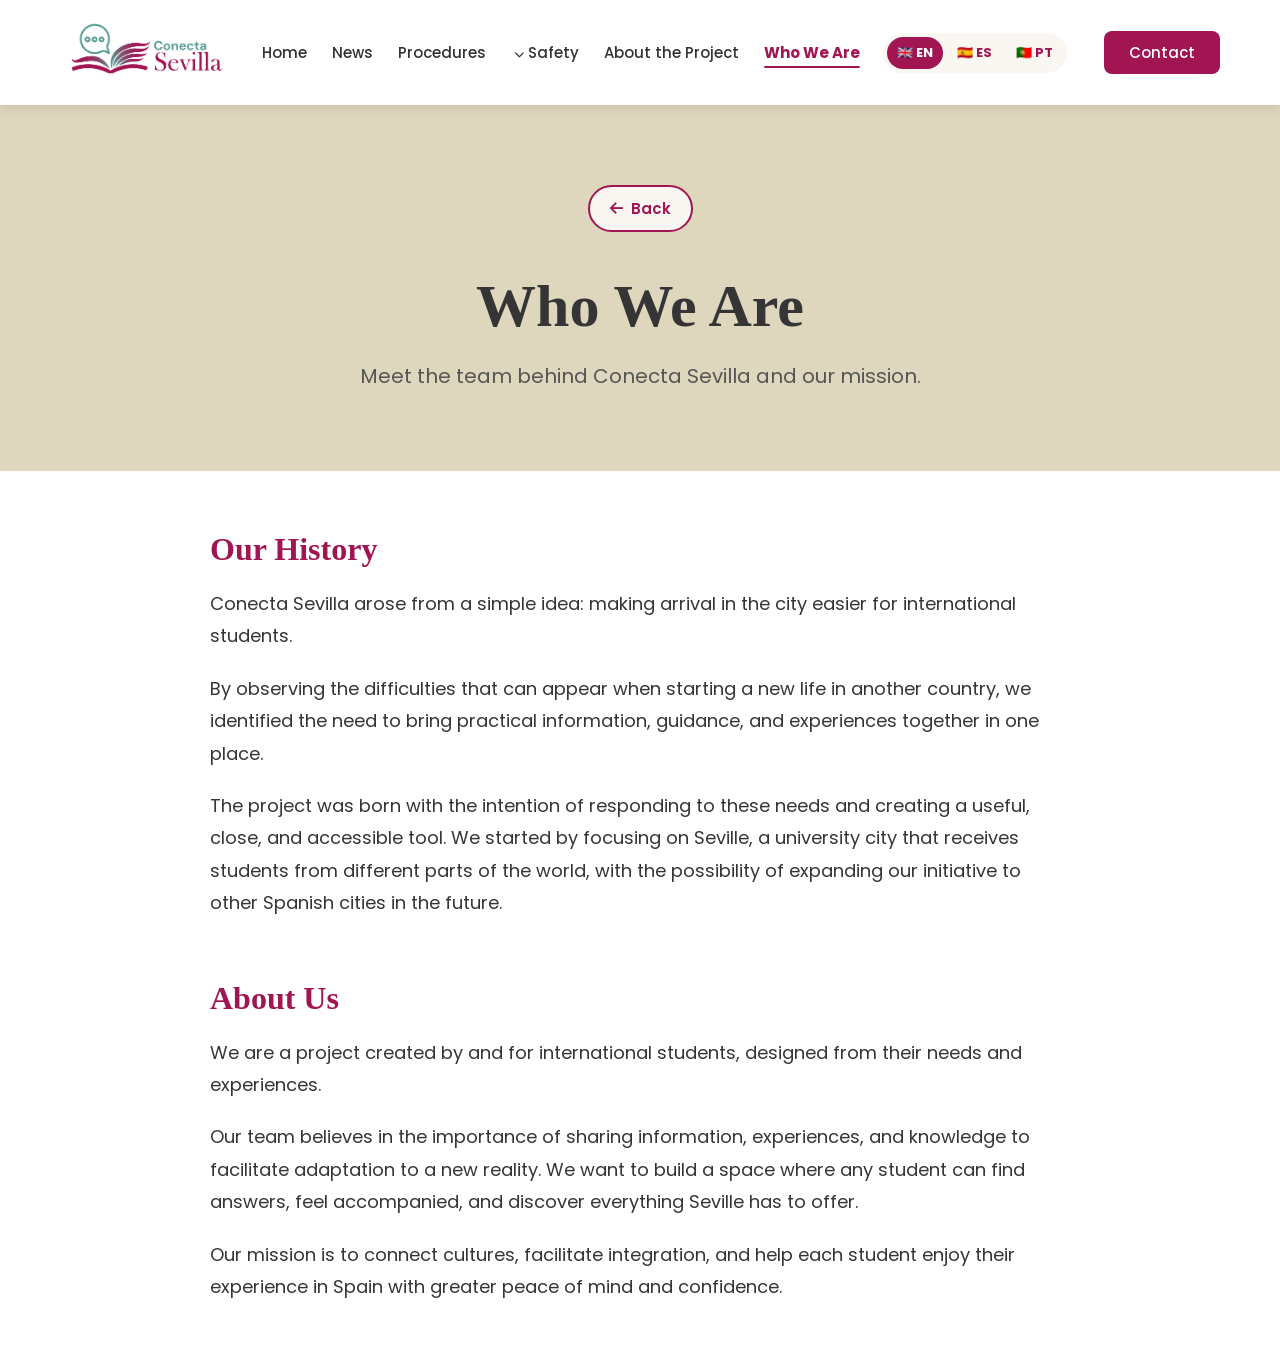
<file: quienes.html>
<!DOCTYPE html>
<html lang="en">
<head>
    <!-- Google tag (gtag.js) -->
<script async src="https://www.googletagmanager.com/gtag/js?id=G-EH28HHJZQJ"></script>
<script>
  window.dataLayer = window.dataLayer || [];
  function gtag(){dataLayer.push(arguments);}
  gtag('js', new Date());
  gtag('config', 'G-EH28HHJZQJ'); 
</script>
    <meta charset="UTF-8">
    <meta name="viewport" content="width=device-width, initial-scale=1.0">
    <title data-i18n="quem.titulo">Quienes Somos - Conecta Sevilla</title>
    <link rel="stylesheet" href="src/styles/style.css">
    <link rel="stylesheet" href="https://cdnjs.cloudflare.com/ajax/libs/font-awesome/6.4.0/css/all.min.css">
</head>
<body>
    <header>
        <nav id="navbar">
            <a href="index.html" class="logo-link">
                <img src="img/logo.png" alt="Conecta Sevilla" class="logo">
            </a>
            <ul id="nav_list">
                <li class="nav-item"><a href="index.html" data-i18n="nav.inicio">Inicio</a></li>
                <li class="nav-item"><a href="podcast.html" data-i18n="nav.podcast">Noticias</a></li>
                <li class="nav-item"><a href="tramites.html" data-i18n="nav.tramites">Trámites</a></li>
                
                              <!-- MENU SUSPENSO DE SEGURANÇA -->
                <li class="nav-item has-submenu">
                    <a href="seguridad.html" data-i18n="nav.seguridad">Seguridad <i class="fa-solid fa-chevron-down" style="font-size: 10px; margin-left: 3px;"></i></a>
                    <ul class="submenu-dropdown">
                        <li><a href="seguridad.html#emergencias" data-i18n="seg.submenu.1">Contactos de emergencia</a></li>
                        <li><a href="seguridad.html#vida-nocturna" data-i18n="seg.submenu.2">Vida nocturna</a></li>
                        <li><a href="seguridad.html#estafas" data-i18n="seg.submenu.3">Estafas comunes</a></li>
                        <li><a href="seguridad.html#transporte" data-i18n="seg.submenu.4">Transporte</a></li>
                        <li><a href="seguridad.html#ambiente" data-i18n="seg.submenu.5">Ambiente seguro</a></li>
                    </ul>
                </li>
                
                <li class="nav-item"><a href="sobre.html" data-i18n="nav.sobre">Sobre el proyecto</a></li>
                <li class="nav-item"><a href="quienes.html" class="active" data-i18n="nav.quem">Quienes Somos</a></li>
            </ul>
            <a href="contacto.html" class="btn-principal" data-i18n="nav.contacto">Contacto</a>
            <button id="mobile_btn"><i class="fa-solid fa-bars"></i></button>
        </nav>
        <div id="mobile_menu">
            <ul id="mobile_nav_list">
                <li class="nav-item"><a href="index.html" data-i18n="nav.inicio">Inicio</a></li>
                <li class="nav-item"><a href="podcast.html" data-i18n="nav.podcast">Noticias</a></li>
                <li class="nav-item"><a href="tramites.html" data-i18n="nav.tramites">Trámites</a></li>
                
                              <!-- MENU SUSPENSO DE SEGURANÇA -->
                <li class="nav-item has-submenu">
                    <a href="seguridad.html" data-i18n="nav.seguridad">Seguridad <i class="fa-solid fa-chevron-down" style="font-size: 10px; margin-left: 3px;"></i></a>
                    <ul class="submenu-dropdown">
                        <li><a href="seguridad.html#emergencias" data-i18n="seg.submenu.1">Contactos de emergencia</a></li>
                        <li><a href="seguridad.html#vida-nocturna" data-i18n="seg.submenu.2">Vida nocturna</a></li>
                        <li><a href="seguridad.html#estafas" data-i18n="seg.submenu.3">Estafas comunes</a></li>
                        <li><a href="seguridad.html#transporte" data-i18n="seg.submenu.4">Transporte</a></li>
                        <li><a href="seguridad.html#ambiente" data-i18n="seg.submenu.5">Ambiente seguro</a></li>
                    </ul>
                </li>
                
                <li class="nav-item"><a href="sobre.html" data-i18n="nav.sobre">Sobre el proyecto</a></li>
                <li class="nav-item"><a href="quienes.html" data-i18n="nav.quem">Quienes Somos</a></li>
                <li class="nav-item"><a href="contacto.html" data-i18n="nav.contacto">Contacto</a></li>
            </ul>
        </div>
    </header>

    <section class="pagina-header">
        
        <div style="margin-bottom: 20px;">
        <a href="#" onclick="voltarPagina(event)" class="btn-voltar">
    <i class="fa-solid fa-arrow-left"></i> <span data-i18n="nav.voltar">Voltar</span>
</a>
        </div>
        
        <h1 data-i18n="quem.titulo">Quienes Somos</h1>
        <p data-i18n="quem.sub">Conoce al equipo detrás de Conecta Sevilla y nuestra misión.</p>
    </section>

    <section class="pagina-conteudo">
        <div class="bloco-conteudo" style="margin-top: 20px;">
            <h2 data-i18n="quem.historia.titulo">Nuestra Historia</h2>
            <p data-i18n="quem.historia.p1">Conecta Sevilla surge de una idea sencilla: hacer que la llegada a la ciudad sea más fácil para los estudiantes internacionales.</p>
            <p data-i18n="quem.historia.p2">A partir de la observación de las dificultades que pueden aparecer al comenzar una nueva vida en otro país, identificamos la necesidad de reunir información práctica, orientación y experiencias en un mismo lugar.</p>
            <p data-i18n="quem.historia.p3">El proyecto nace con la intención de responder a esas necesidades y crear una herramienta útil, cercana y accesible. Comenzamos centrando nuestra atención en Sevilla, una ciudad universitaria que recibe estudiantes de diferentes partes del mundo, con la posibilidad de ampliar nuestra iniciativa a otras ciudades españolas en el futuro.</p>
        </div>

        <div class="bloco-conteudo">
            <h2 data-i18n="quem.sobre.titulo">Sobre Nosotros</h2>
            <p data-i18n="quem.sobre.p1">Somos un proyecto creado por y para estudiantes internacionales y pensado desde sus necesidades y experiencias.</p>
            <p data-i18n="quem.sobre.p2">Nuestro equipo cree en la importancia de compartir información, experiencias y conocimientos para facilitar la adaptación a una nueva realidad. Queremos construir un espacio en el que cualquier estudiante pueda encontrar respuestas, sentirse acompañado y descubrir todo lo que Sevilla tiene para ofrecer.</p>
            <p data-i18n="quem.sobre.p3">Nuestra misión es conectar culturas, facilitar la integración y ayudar a que cada estudiante disfrute de su experiencia en España con mayor tranquilidad y confianza.</p>
        </div>
    </section>

    <button id="btn-topo" aria-label="Voltar ao início"><i class="fa-solid fa-arrow-up"></i></button>
    <script src="src/javascript/traducoes.js?v=5"></script>
    <script src="src/javascript/script.js?v=5"></script>
</body>
</html>
</file>
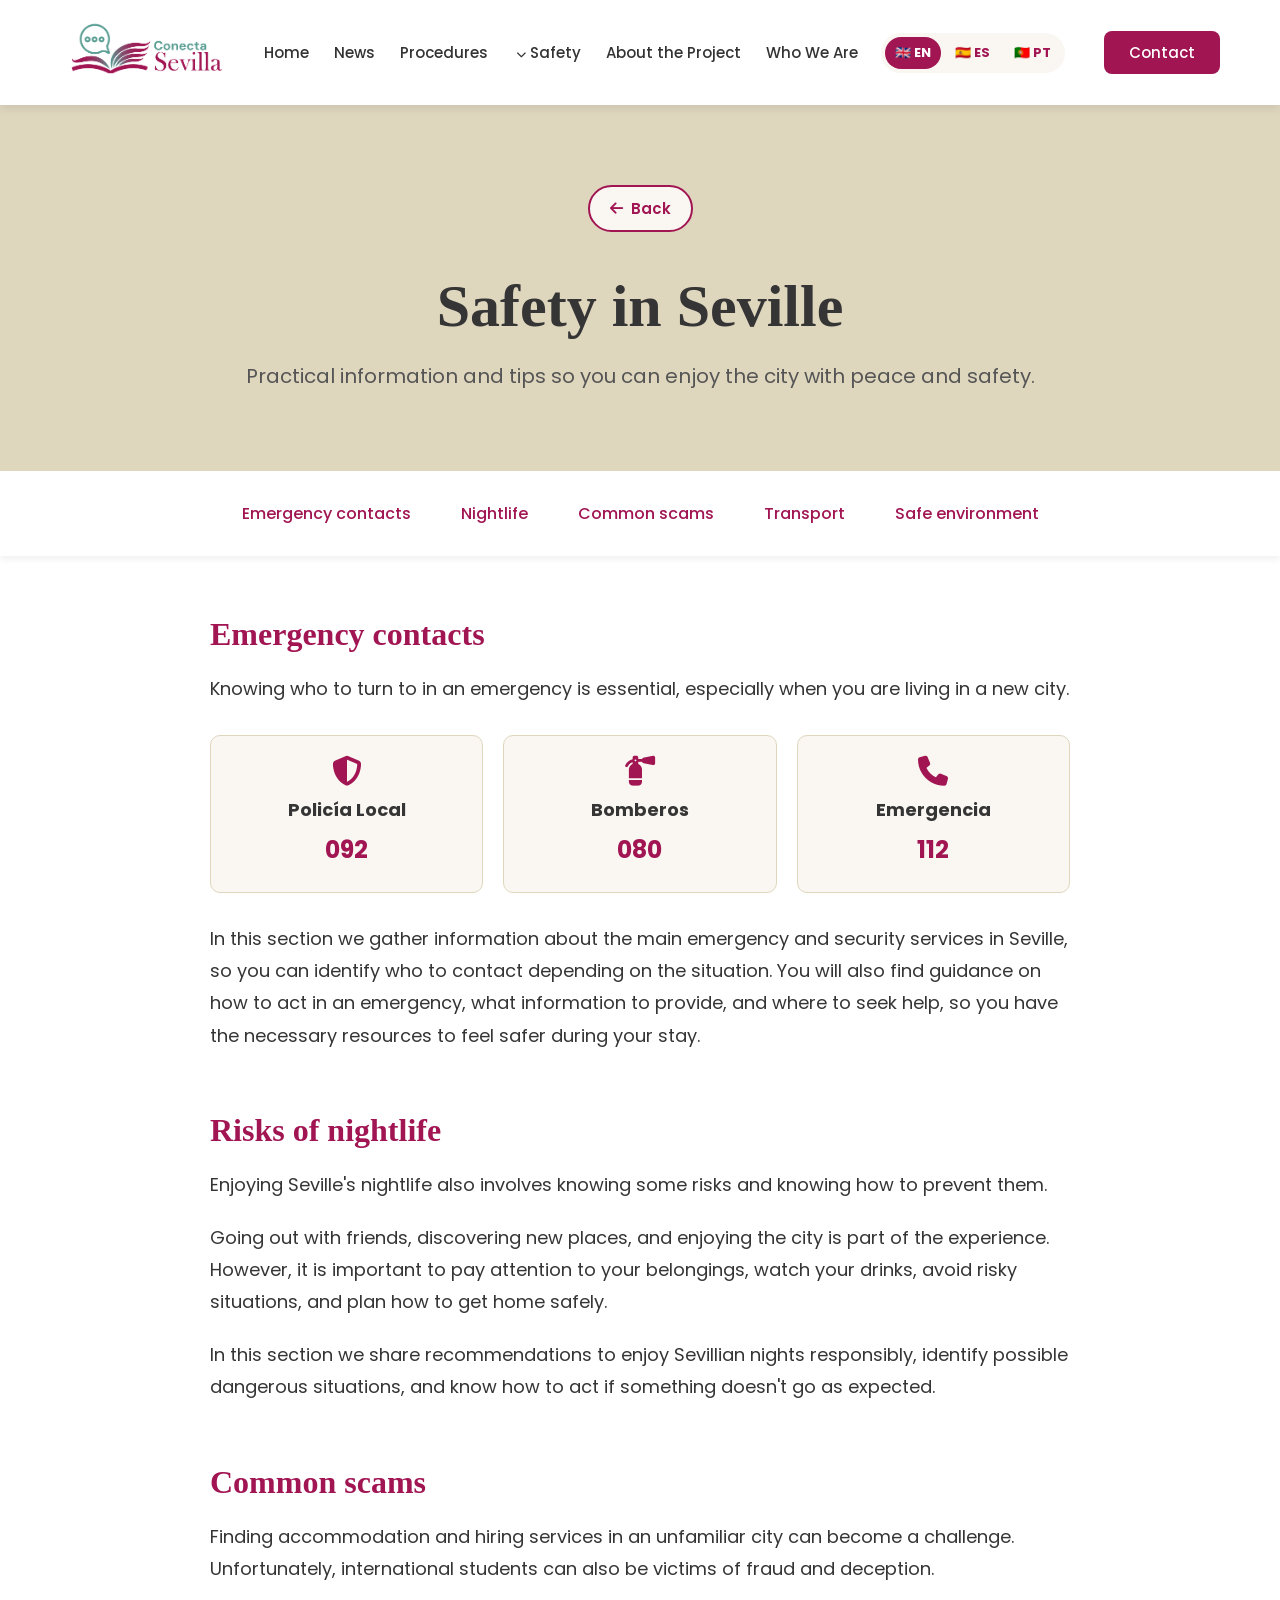
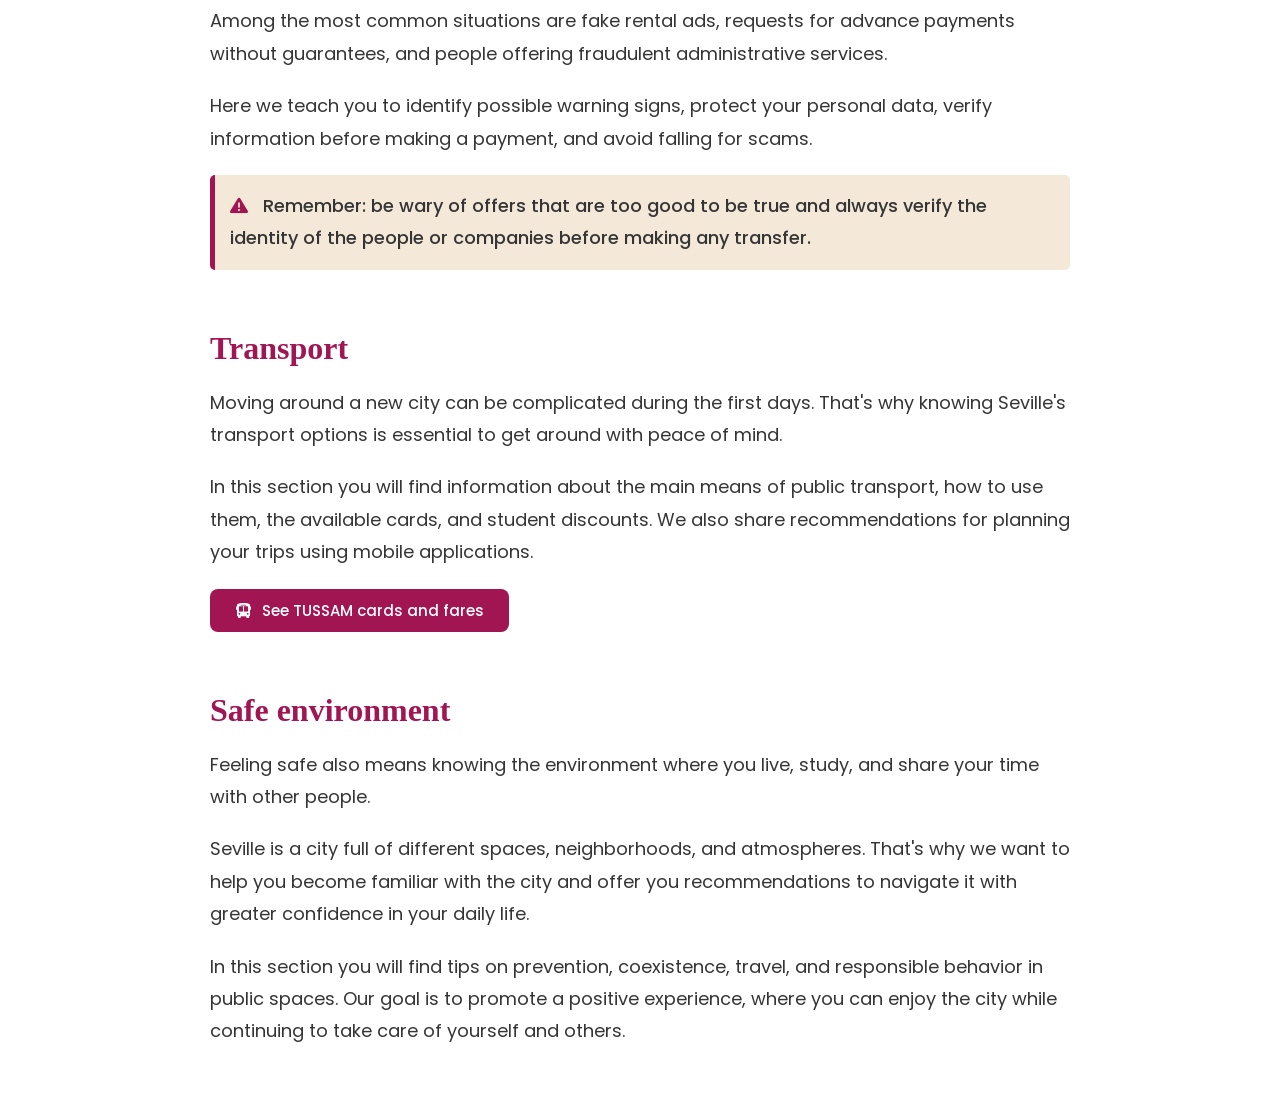
<file: seguridad.html>
<!DOCTYPE html>
<html lang="en">
<head>
    <!-- Google tag (gtag.js) -->
    <script async src="https://www.googletagmanager.com/gtag/js?id=G-EH28HHJZQJ"></script>
    <script>
      window.dataLayer = window.dataLayer || [];
      function gtag(){dataLayer.push(arguments);}
      gtag('js', new Date());
      gtag('config', 'G-EH28HHJZQJ'); 
    </script>
    <meta charset="UTF-8">
    <meta name="viewport" content="width=device-width, initial-scale=1.0">
    <title data-i18n="seg.titulo">Seguridad - Conecta Sevilla</title>
    <link rel="stylesheet" href="src/styles/style.css?v=15">
    <link rel="stylesheet" href="https://cdnjs.cloudflare.com/ajax/libs/font-awesome/6.4.0/css/all.min.css">
</head>
<body>
    <header>
        <nav id="navbar">
            <a href="index.html" class="logo-link">
                <img src="img/logo.png" alt="Conecta Sevilla" class="logo">
            </a>
            <ul id="nav_list">
                <li class="nav-item"><a href="index.html" data-i18n="nav.inicio">Inicio</a></li>
                <li class="nav-item"><a href="podcast.html" data-i18n="nav.podcast">Noticias</a></li>
                <li class="nav-item"><a href="tramites.html" data-i18n="nav.tramites">Trámites</a></li>
                
                                <!-- MENU SUSPENSO DE SEGURANÇA -->
                <li class="nav-item has-submenu">
                    <a href="seguridad.html" data-i18n="nav.seguridad">Seguridad <i class="fa-solid fa-chevron-down" style="font-size: 10px; margin-left: 3px;"></i></a>
                    <ul class="submenu-dropdown">
                        <li><a href="seguridad.html#emergencias" data-i18n="seg.submenu.1">Contactos de emergencia</a></li>
                        <li><a href="seguridad.html#vida-nocturna" data-i18n="seg.submenu.2">Vida nocturna</a></li>
                        <li><a href="seguridad.html#estafas" data-i18n="seg.submenu.3">Estafas comunes</a></li>
                        <li><a href="seguridad.html#transporte" data-i18n="seg.submenu.4">Transporte</a></li>
                        <li><a href="seguridad.html#ambiente" data-i18n="seg.submenu.5">Ambiente seguro</a></li>
                    </ul>
                </li>

                <li class="nav-item"><a href="sobre.html" data-i18n="nav.sobre">Sobre el proyecto</a></li>
                <li class="nav-item"><a href="quienes.html" data-i18n="nav.quem">Quienes Somos</a></li>
            </ul>
            <a href="contacto.html" class="btn-principal" data-i18n="nav.contacto">Contacto</a>
            <button id="mobile_btn"><i class="fa-solid fa-bars"></i></button>
        </nav>
        <div id="mobile_menu">
            <ul id="mobile_nav_list">
                <li class="nav-item"><a href="index.html" data-i18n="nav.inicio">Inicio</a></li>
                <li class="nav-item"><a href="podcast.html" data-i18n="nav.podcast">Noticias</a></li>
                <li class="nav-item"><a href="tramites.html" data-i18n="nav.tramites">Trámites</a></li>
                
                               <!-- MENU SUSPENSO DE SEGURANÇA -->
                <li class="nav-item has-submenu">
                    <a href="seguridad.html" data-i18n="nav.seguridad">Seguridad <i class="fa-solid fa-chevron-down" style="font-size: 10px; margin-left: 3px;"></i></a>
                    <ul class="submenu-dropdown">
                        <li><a href="seguridad.html#emergencias" data-i18n="seg.submenu.1">Contactos de emergencia</a></li>
                        <li><a href="seguridad.html#vida-nocturna" data-i18n="seg.submenu.2">Vida nocturna</a></li>
                        <li><a href="seguridad.html#estafas" data-i18n="seg.submenu.3">Estafas comunes</a></li>
                        <li><a href="seguridad.html#transporte" data-i18n="seg.submenu.4">Transporte</a></li>
                        <li><a href="seguridad.html#ambiente" data-i18n="seg.submenu.5">Ambiente seguro</a></li>
                    </ul>
                </li>

                <li class="nav-item"><a href="sobre.html" data-i18n="nav.sobre">Sobre el proyecto</a></li>
                <li class="nav-item"><a href="quienes.html" data-i18n="nav.quem">Quienes Somos</a></li>
                <li class="nav-item"><a href="contacto.html" data-i18n="nav.contacto">Contacto</a></li>
            </ul>
        </div>
    </header>

    <section class="pagina-header">
        <div style="margin-bottom: 20px;">
            <a href="#" onclick="voltarPagina(event)" class="btn-voltar">
                <i class="fa-solid fa-arrow-left"></i> <span data-i18n="nav.voltar">Voltar</span>
            </a>
        </div>
        <h1 data-i18n="seg.titulo">Seguridad en Sevilla</h1>
        <p data-i18n="seg.sub">Información práctica y consejos para que disfrutes de la ciudad con tranquilidad y seguridad.</p>
    </section>

    <div class="submenu-pagina">
        <a href="#emergencias" data-i18n="seg.submenu.1">Contactos de emergencia</a>
        <a href="#vida-nocturna" data-i18n="seg.submenu.2">Vida nocturna</a>
        <a href="#estafas" data-i18n="seg.submenu.3">Estafas comunes</a>
        <a href="#transporte" data-i18n="seg.submenu.4">Transporte</a>
        <a href="#ambiente" data-i18n="seg.submenu.5">Ambiente seguro</a>
    </div>

    <section id="emergencias" class="bloco-conteudo">
        <h2 data-i18n="seg.emerg.titulo">Contactos de emergencia</h2>
        <p data-i18n="seg.emerg.p1">Saber a quién acudir en una situación de emergencia es fundamental, especialmente cuando estás viviendo en una ciudad nueva.</p>
        
        <!-- CONTACTOS DE EMERGÊNCIA -->
        <div class="contactos-emergencia" style="display: flex; gap: 20px; flex-wrap: wrap; margin: 30px 0;">
            <div style="background: #faf7f2; padding: 20px; border-radius: 10px; flex: 1; min-width: 200px; text-align: center; border: 1px solid #dfd6be;">
                <i class="fa-solid fa-shield-halved" style="font-size: 30px; color: #a11553; margin-bottom: 10px;"></i>
                <h3 style="font-size: 18px; margin-bottom: 5px; color: #353535;">Policía Local</h3>
                <p style="font-size: 24px; font-weight: bold; color: #a11553; margin: 0;">092</p>
            </div>
            <div style="background: #faf7f2; padding: 20px; border-radius: 10px; flex: 1; min-width: 200px; text-align: center; border: 1px solid #dfd6be;">
                <i class="fa-solid fa-fire-extinguisher" style="font-size: 30px; color: #a11553; margin-bottom: 10px;"></i>
                <h3 style="font-size: 18px; margin-bottom: 5px; color: #353535;">Bomberos</h3>
                <p style="font-size: 24px; font-weight: bold; color: #a11553; margin: 0;">080</p>
            </div>
            <div style="background: #faf7f2; padding: 20px; border-radius: 10px; flex: 1; min-width: 200px; text-align: center; border: 1px solid #dfd6be;">
                <i class="fa-solid fa-phone" style="font-size: 30px; color: #a11553; margin-bottom: 10px;"></i>
                <h3 style="font-size: 18px; margin-bottom: 5px; color: #353535;">Emergencia</h3>
                <p style="font-size: 24px; font-weight: bold; color: #a11553; margin: 0;">112</p>
            </div>
        </div>

        <p data-i18n="seg.emerg.p2">En esta sección reunimos información sobre los principales servicios de emergencia y seguridad de Sevilla, para que puedas identificar a quién contactar según la situación. También encontrarás orientación sobre cómo actuar ante una emergencia, qué información proporcionar y dónde buscar ayuda, para que tengas a mano los recursos necesarios para sentirte más seguro durante tu estancia.</p>
    </section>

    <section id="vida-nocturna" class="bloco-conteudo">
        <h2 data-i18n="seg.noite.titulo">Riesgos de la vida nocturna</h2>
        <p data-i18n="seg.noite.p1">Disfrutar de la vida nocturna de Sevilla también implica conocer algunos riesgos y saber cómo prevenirlos.</p>
        <p data-i18n="seg.noite.p2">Salir con amigos, conocer nuevos lugares y disfrutar de la ciudad forma parte de la experiencia. Sin embargo, es importante prestar atención a tus pertenencias, cuidar tus bebidas, evitar situaciones de riesgo y planificar cómo regresar a casa de manera segura.</p>
        <p data-i18n="seg.noite.p3">En esta sección compartimos recomendaciones para disfrutar de las noches sevillanas con responsabilidad, identificar posibles situaciones peligrosas y saber cómo actuar si algo no sale como esperabas.</p>
    </section>

    <section id="estafas" class="bloco-conteudo">
        <h2 data-i18n="seg.estafas.titulo">Estafas comunes</h2>
        <p data-i18n="seg.estafas.p1">Encontrar alojamiento y contratar servicios en una ciudad desconocida puede convertirse en un desafío. Por desgracia, los estudiantes internacionales también pueden ser víctimas de fraudes y engaños.</p>
        <p data-i18n="seg.estafas.p2">Entre las situaciones más habituales se encuentran los falsos anuncios de alquiler, las solicitudes de pagos anticipados sin garantías y las personas que ofrecen servicios administrativos fraudulentos.</p>
        <p data-i18n="seg.estafas.p3">Aquí te enseñamos a identificar posibles señales de alerta, proteger tus datos personales, comprobar la información antes de realizar un pago y evitar caer en estafas.</p>
        <p style="background-color: #f4e9d9; padding: 15px; border-left: 5px solid #a11553; border-radius: 5px; font-weight: 500; margin-top: 20px;">
            <i class="fa-solid fa-triangle-exclamation" style="color: #a11553; margin-right: 10px;"></i>
            <span data-i18n="seg.estafas.aviso">Recuerda: desconfía de las ofertas demasiado buenas para ser verdad y verifica siempre la identidad de las personas o empresas antes de realizar cualquier transferencia.</span>
        </p>
    </section>

    <section id="transporte" class="bloco-conteudo">
        <h2 data-i18n="seg.transporte.titulo">Transporte</h2>
        <p data-i18n="seg.transporte.p1">Moverse por una ciudad nueva puede resultar complicado durante los primeros días. Por eso, conocer las opciones de transporte de Sevilla es fundamental para desplazarte con tranquilidad.</p>
        <p data-i18n="seg.transporte.p2">En esta sección encontrarás información sobre los principales medios de transporte público, cómo utilizarlos, las tarjetas disponibles y los descuentos para estudiantes. También compartimos recomendaciones para planificar tus desplazamientos mediante aplicaciones móviles.</p>
        
        <div style="margin-top: 20px;">
            <a href="https://www.tussam.es/es/titulos-de-viajes" target="_blank" class="btn-principal" style="display: inline-flex; align-items: center; gap: 10px;">
                <i class="fa-solid fa-bus"></i> <span data-i18n="seg.transporte.btn">Ver tarjetas y tarifas de TUSSAM</span>
            </a>
        </div>
    </section>

    <section id="ambiente" class="bloco-conteudo">
        <h2 data-i18n="seg.ambiente.titulo">Ambiente seguro</h2>
        <p data-i18n="seg.ambiente.p1">Sentirse seguro también significa conocer el entorno en el que vives, estudias y compartes tu tiempo con otras personas.</p>
        <p data-i18n="seg.ambiente.p2">Sevilla es una ciudad llena de espacios, barrios y ambientes diferentes. Por eso, queremos ayudarte a familiarizarte con la ciudad y ofrecerte recomendaciones para desenvolverte con mayor confianza en tu día a día.</p>
        <p data-i18n="seg.ambiente.p3">En este apartado encontrarás consejos sobre prevención, convivencia, desplazamientos y comportamiento responsable en los espacios públicos. Nuestro objetivo es promover una experiencia positiva, en la que puedas disfrutar de la ciudad sin dejar de cuidar de ti y de los demás.</p>
    </section>

    <button id="btn-topo" aria-label="Voltar ao início"><i class="fa-solid fa-arrow-up"></i></button>
    <script src="src/javascript/traducoes.js?v=15"></script>
    <script src="src/javascript/script.js?v=15"></script>
</body>
</html>
</file>
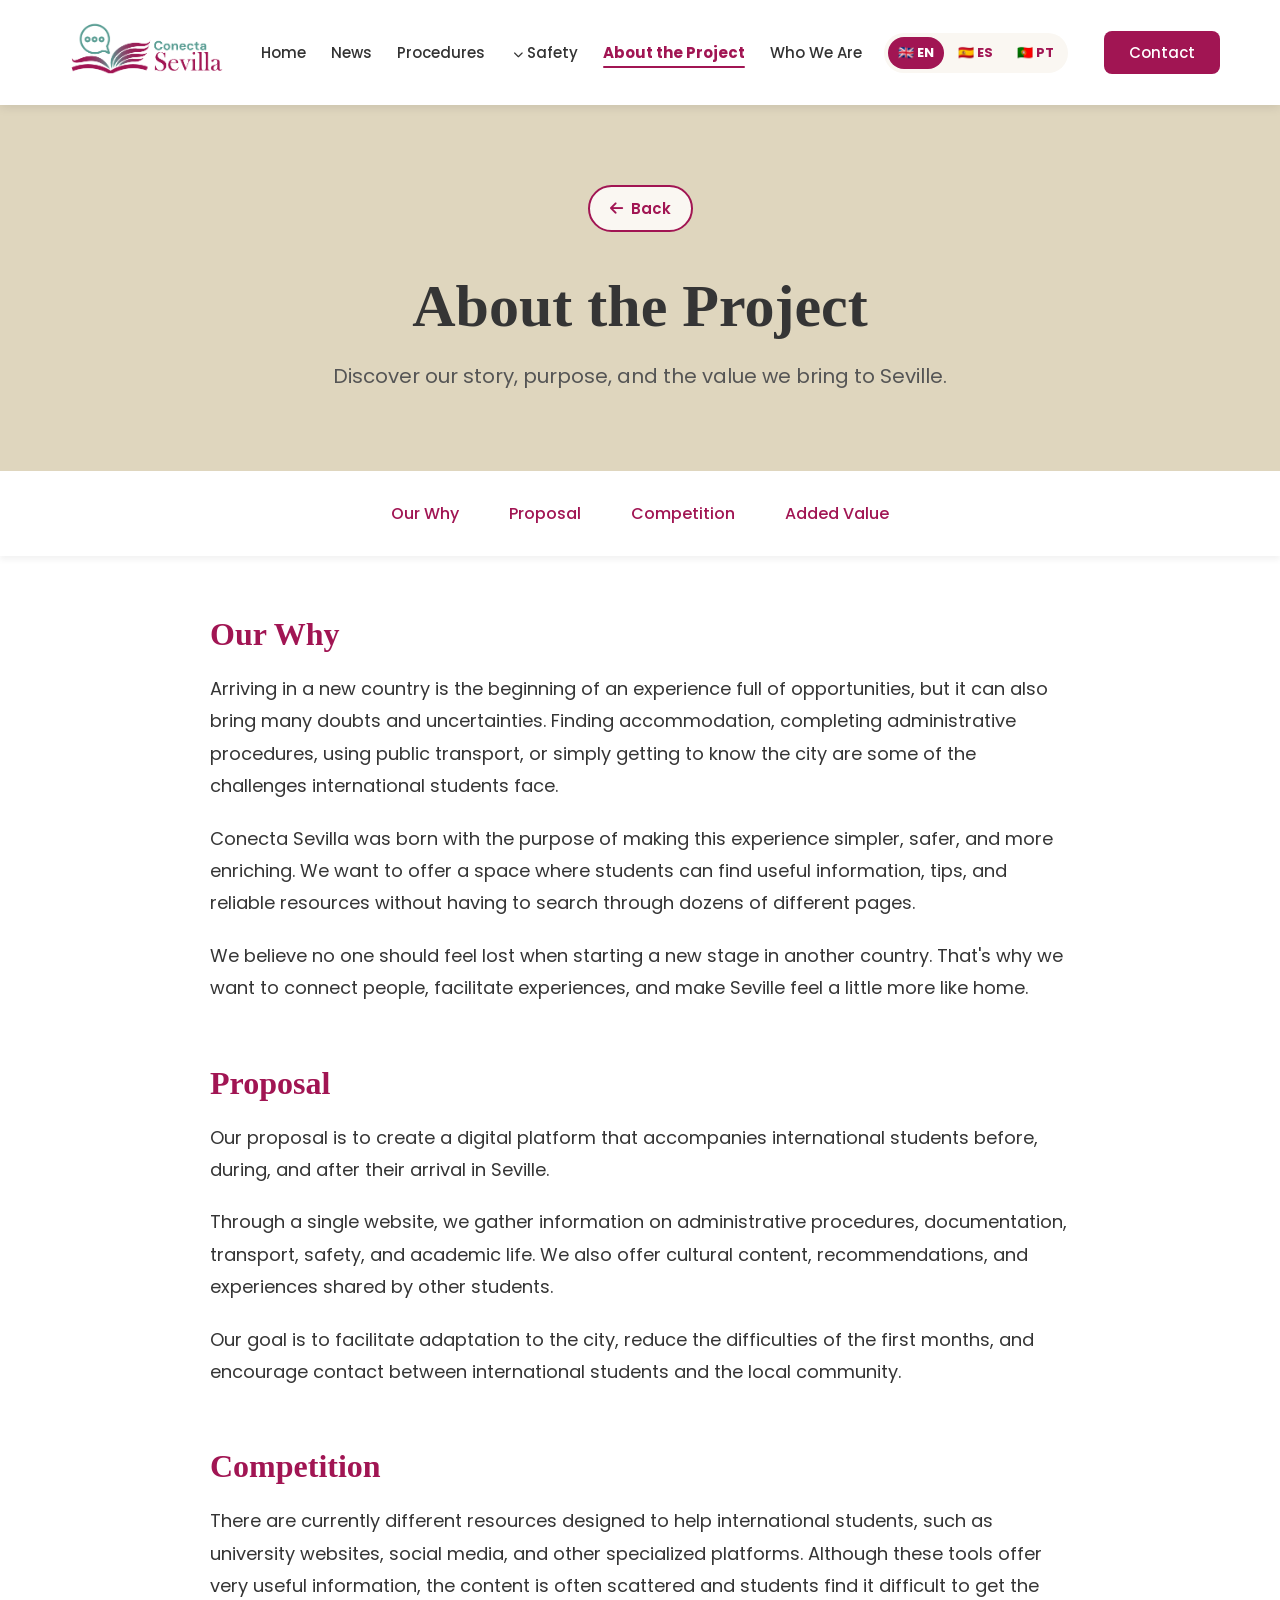
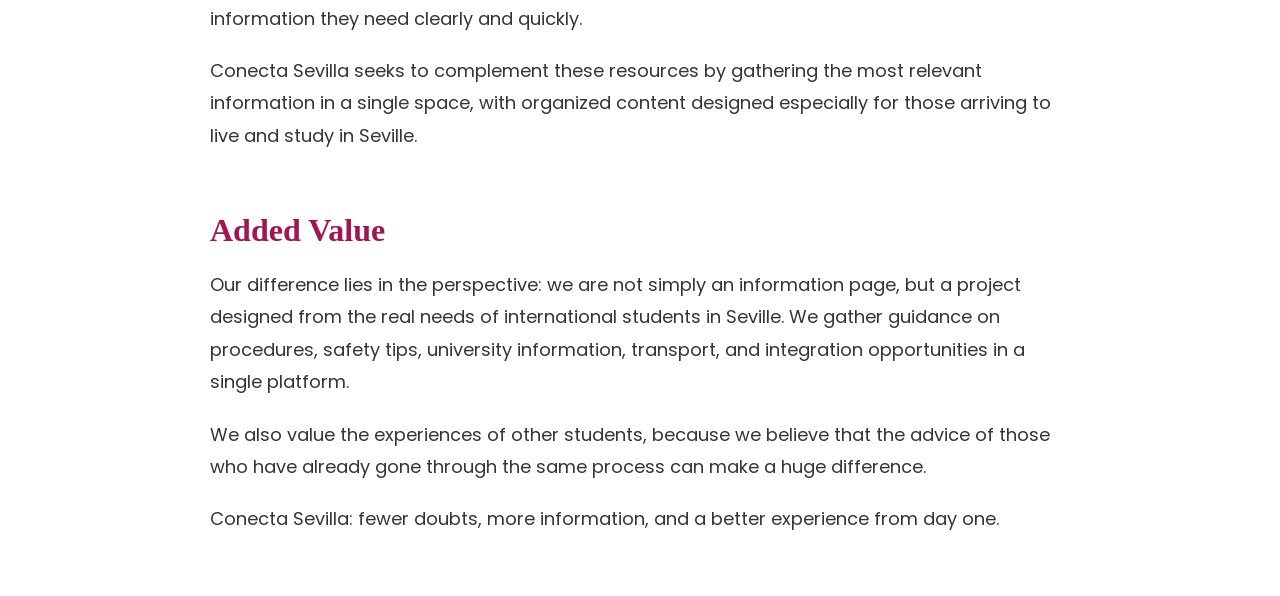
<file: sobre.html>
<!DOCTYPE html>
<html lang="en">
<head>
    <!-- Google tag (gtag.js) -->
<script async src="https://www.googletagmanager.com/gtag/js?id=G-EH28HHJZQJ"></script>
<script>
  window.dataLayer = window.dataLayer || [];
  function gtag(){dataLayer.push(arguments);}
  gtag('js', new Date());
  gtag('config', 'G-EH28HHJZQJ'); 
</script>
    <meta charset="UTF-8">
    <meta name="viewport" content="width=device-width, initial-scale=1.0">
    <title data-i18n="sobre.titulo">Sobre el Proyecto - Conecta Sevilla</title>
    <link rel="stylesheet" href="src/styles/style.css">
    <link rel="stylesheet" href="https://cdnjs.cloudflare.com/ajax/libs/font-awesome/6.4.0/css/all.min.css">
</head>
<body>
    <header>
        <nav id="navbar">
            <a href="index.html" class="logo-link">
                <img src="img/logo.png" alt="Conecta Sevilla" class="logo">
            </a>
            <ul id="nav_list">
                <li class="nav-item"><a href="index.html" data-i18n="nav.inicio">Inicio</a></li>
                <li class="nav-item"><a href="podcast.html" data-i18n="nav.podcast">Noticias</a></li>
                <li class="nav-item"><a href="tramites.html" data-i18n="nav.tramites">Trámites</a></li>
                
                      <!-- MENU SUSPENSO DE SEGURANÇA -->
                <li class="nav-item has-submenu">
                    <a href="seguridad.html" data-i18n="nav.seguridad">Seguridad <i class="fa-solid fa-chevron-down" style="font-size: 10px; margin-left: 3px;"></i></a>
                    <ul class="submenu-dropdown">
                        <li><a href="seguridad.html#emergencias" data-i18n="seg.submenu.1">Contactos de emergencia</a></li>
                        <li><a href="seguridad.html#vida-nocturna" data-i18n="seg.submenu.2">Vida nocturna</a></li>
                        <li><a href="seguridad.html#estafas" data-i18n="seg.submenu.3">Estafas comunes</a></li>
                        <li><a href="seguridad.html#transporte" data-i18n="seg.submenu.4">Transporte</a></li>
                        <li><a href="seguridad.html#ambiente" data-i18n="seg.submenu.5">Ambiente seguro</a></li>
                    </ul>
                </li>
                
                <li class="nav-item"><a href="sobre.html" class="active" data-i18n="nav.sobre">Sobre el proyecto</a></li>
                <li class="nav-item"><a href="quienes.html" data-i18n="nav.quem">Quienes Somos</a></li>
            </ul>
            <a href="contacto.html" class="btn-principal" data-i18n="nav.contacto">Contacto</a>
            <button id="mobile_btn"><i class="fa-solid fa-bars"></i></button>
        </nav>
        <div id="mobile_menu">
            <ul id="mobile_nav_list">
                <li class="nav-item"><a href="index.html" data-i18n="nav.inicio">Inicio</a></li>
                <li class="nav-item"><a href="podcast.html" data-i18n="nav.podcast">Noticias</a></li>
                <li class="nav-item"><a href="tramites.html" data-i18n="nav.tramites">Trámites</a></li>
                   <!-- MENU SUSPENSO DE SEGURANÇA -->
                <li class="nav-item has-submenu">
                    <a href="seguridad.html" data-i18n="nav.seguridad">Seguridad <i class="fa-solid fa-chevron-down" style="font-size: 10px; margin-left: 3px;"></i></a>
                    <ul class="submenu-dropdown">
                        <li><a href="seguridad.html#emergencias" data-i18n="seg.submenu.1">Contactos de emergencia</a></li>
                        <li><a href="seguridad.html#vida-nocturna" data-i18n="seg.submenu.2">Vida nocturna</a></li>
                        <li><a href="seguridad.html#estafas" data-i18n="seg.submenu.3">Estafas comunes</a></li>
                        <li><a href="seguridad.html#transporte" data-i18n="seg.submenu.4">Transporte</a></li>
                        <li><a href="seguridad.html#ambiente" data-i18n="seg.submenu.5">Ambiente seguro</a></li>
                    </ul>
                </li>
                
                <li class="nav-item"><a href="sobre.html" data-i18n="nav.sobre">Sobre el proyecto</a></li>
                <li class="nav-item"><a href="quienes.html" data-i18n="nav.quem">Quienes Somos</a></li>
                <li class="nav-item"><a href="contacto.html" data-i18n="nav.contacto">Contacto</a></li>
            </ul>
        </div>
    </header>

    <section class="pagina-header">
        <div style="margin-bottom: 20px;">
<a href="#" onclick="voltarPagina(event)" class="btn-voltar">
    <i class="fa-solid fa-arrow-left"></i> <span data-i18n="nav.voltar">Voltar</span>
</a>
        </div>
        
        <h1 data-i18n="sobre.titulo">Sobre el Proyecto</h1>
        <p data-i18n="sobre.sub">Conoce nuestra historia, propósito y el valor que traemos a Sevilla.</p>
    </section>

    <div class="submenu-pagina">
        <a href="#nosso-porque" data-i18n="sobre.submenu.1">Nuestro Porqué</a>
        <a href="#proposta" data-i18n="sobre.submenu.2">Propuesta</a>
        <a href="#competencia" data-i18n="sobre.submenu.3">Competencia</a>
        <a href="#valor" data-i18n="sobre.submenu.4">Valor Añadido</a>
    </div>

    <section id="nosso-porque" class="bloco-conteudo">
        <h2 data-i18n="sobre.porque.titulo">Nuestro Porqué</h2>
        <p data-i18n="sobre.porque.p1">Llegar a un país nuevo es el comienzo de una experiencia llena de oportunidades, pero también puede traer consigo muchas dudas e incertidumbres. Encontrar alojamiento, realizar trámites administrativos, utilizar el transporte público o simplemente conocer la ciudad son algunos de los desafíos a los que se enfrentan los estudiantes internacionales.</p>
        <p data-i18n="sobre.porque.p2">Conecta Sevilla nace con el propósito de hacer que esta experiencia sea más sencilla, segura y enriquecedora. Queremos ofrecer un espacio donde los estudiantes puedan encontrar información útil, consejos y recursos fiables, sin tener que buscar en decenas de páginas diferentes.</p>
        <p data-i18n="sobre.porque.p3">Creemos que nadie debería sentirse perdido al comenzar una nueva etapa en otro país. Por eso, queremos conectar personas, facilitar experiencias y hacer que Sevilla se sienta un poco más como casa.</p>
    </section>

    <section id="proposta" class="bloco-conteudo">
        <h2 data-i18n="sobre.proposta.titulo">Propuesta</h2>
        <p data-i18n="sobre.proposta.p1">Nuestra propuesta es crear una plataforma digital que acompañe a los estudiantes internacionales antes, durante y después de su llegada a Sevilla.</p>
        <p data-i18n="sobre.proposta.p2">A través de una única página web, reunimos información sobre trámites administrativos, documentación, transporte, seguridad y vida académica. También ofrecemos contenidos culturales, recomendaciones y experiencias compartidas por otros estudiantes.</p>
        <p data-i18n="sobre.proposta.p3">Nuestro objetivo es facilitar la adaptación a la ciudad, reducir las dificultades de los primeros meses y fomentar el contacto entre estudiantes internacionales y la comunidad local.</p>
    </section>

    <section id="competencia" class="bloco-conteudo">
        <h2 data-i18n="sobre.competencia.titulo">Competencia</h2>
        <p data-i18n="sobre.competencia.p1">Actualmente existen diferentes recursos destinados a ayudar a los estudiantes internacionales, como las páginas web de las universidades, las redes sociales y otras plataformas especializadas. Aunque estas herramientas ofrecen información de gran utilidad, muchas veces los contenidos están dispersos y el estudiante encuentra dificultades para conseguir la información que necesita de manera clara y rápida.</p>
        <p data-i18n="sobre.competencia.p2">Conecta Sevilla busca complementar estos recursos reuniendo la información más relevante en un único espacio, con contenidos organizados y pensados especialmente para quienes llegan a vivir y estudiar en Sevilla.</p>
    </section>

    <section id="valor" class="bloco-conteudo">
        <h2 data-i18n="sobre.valor.titulo">Valor Añadido</h2>
        <p data-i18n="sobre.valor.p1">Nuestra diferencia está en la perspectiva: no somos simplemente una página de información, sino un proyecto pensado desde las necesidades reales de los estudiantes internacionales en Sevilla. Reunimos orientación sobre trámites, consejos de seguridad, información universitaria, transporte y oportunidades de integración en una misma plataforma.</p>
        <p data-i18n="sobre.valor.p2">Además, damos importancia a las experiencias de otros estudiantes, porque creemos que los consejos de quienes ya han pasado por el mismo proceso pueden marcar una gran diferencia.</p>
        <p data-i18n="sobre.valor.p3">Conecta Sevilla: menos dudas, más información y una mejor experiencia desde el primer día.</p>
    </section>

    <button id="btn-topo" aria-label="Voltar ao início"><i class="fa-solid fa-arrow-up"></i></button>
    <script src="src/javascript/traducoes.js?v=5"></script>
    <script src="src/javascript/script.js?v=5"></script>
</body>
</html>
</file>
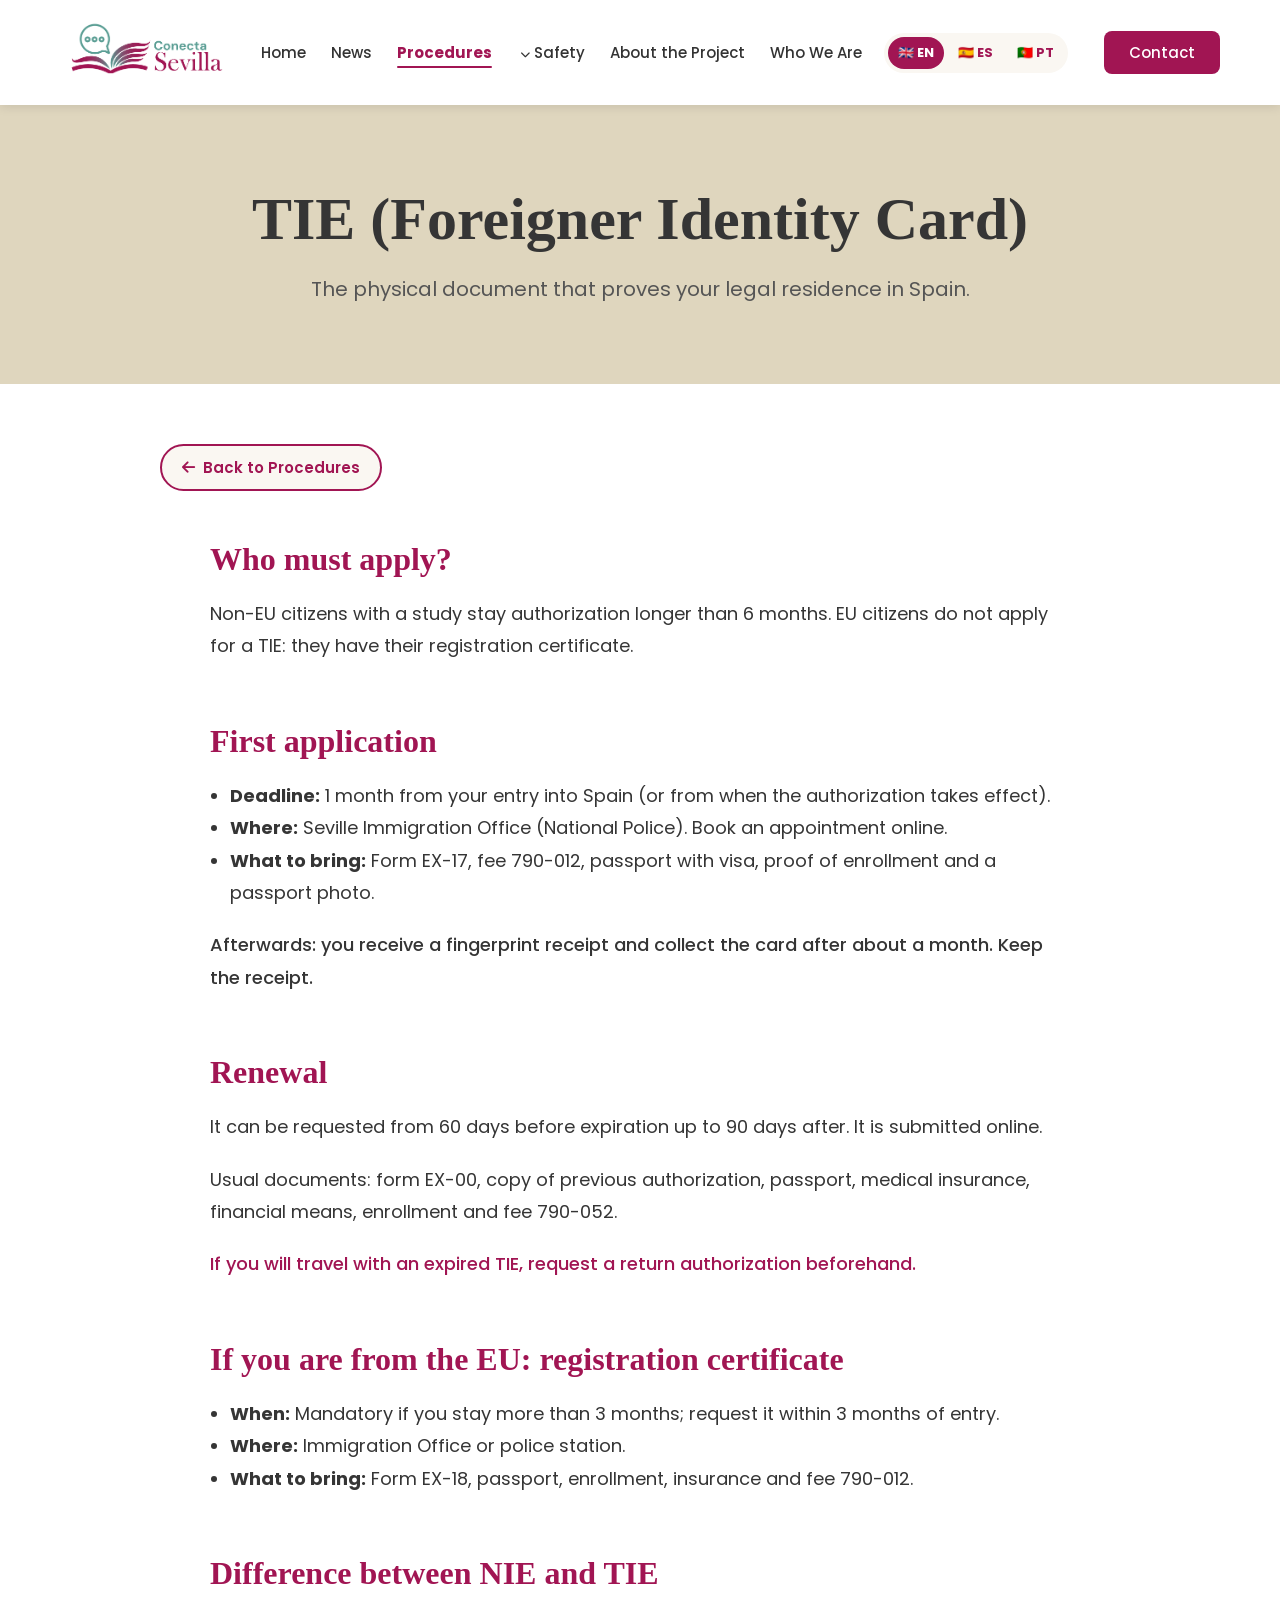
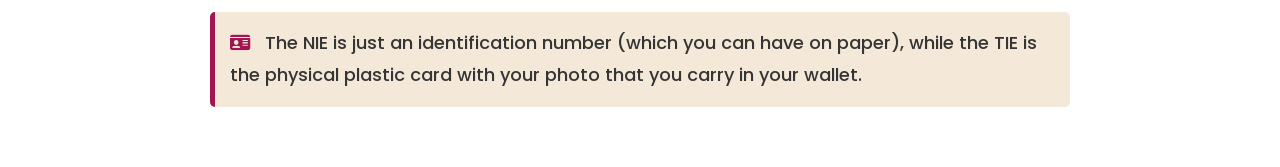
<file: tie.html>
<!DOCTYPE html>
<html lang="en">
<head>
    <!-- Google tag (gtag.js) -->
<script async src="https://www.googletagmanager.com/gtag/js?id=G-EH28HHJZQJ"></script>
<script>
  window.dataLayer = window.dataLayer || [];
  function gtag(){dataLayer.push(arguments);}
  gtag('js', new Date());
  gtag('config', 'G-EH28HHJZQJ'); 
</script>
    <meta charset="UTF-8">
    <meta name="viewport" content="width=device-width, initial-scale=1.0">
    <title data-i18n="tie.titulo">TIE - Conecta Sevilla</title>
    <link rel="stylesheet" href="src/styles/style.css?v=5">
    <link rel="stylesheet" href="https://cdnjs.cloudflare.com/ajax/libs/font-awesome/6.4.0/css/all.min.css">
</head>
<body>
    <header>
        <nav id="navbar">
            <a href="index.html" class="logo-link">
                <img src="img/logo.png" alt="Conecta Sevilla" class="logo">
            </a>
            <ul id="nav_list">
                <li class="nav-item"><a href="index.html" data-i18n="nav.inicio">Inicio</a></li>
                <li class="nav-item"><a href="podcast.html" data-i18n="nav.podcast">Noticias</a></li>
                <li class="nav-item"><a href="tramites.html" class="active" data-i18n="nav.tramites">Trámites</a></li>
                
                               <!-- MENU SUSPENSO DE SEGURANÇA -->
                <li class="nav-item has-submenu">
                    <a href="seguridad.html" data-i18n="nav.seguridad">Seguridad <i class="fa-solid fa-chevron-down" style="font-size: 10px; margin-left: 3px;"></i></a>
                    <ul class="submenu-dropdown">
                        <li><a href="seguridad.html#emergencias" data-i18n="seg.submenu.1">Contactos de emergencia</a></li>
                        <li><a href="seguridad.html#vida-nocturna" data-i18n="seg.submenu.2">Vida nocturna</a></li>
                        <li><a href="seguridad.html#estafas" data-i18n="seg.submenu.3">Estafas comunes</a></li>
                        <li><a href="seguridad.html#transporte" data-i18n="seg.submenu.4">Transporte</a></li>
                        <li><a href="seguridad.html#ambiente" data-i18n="seg.submenu.5">Ambiente seguro</a></li>
                    </ul>
                </li>
                
                <li class="nav-item"><a href="sobre.html" data-i18n="nav.sobre">Sobre el proyecto</a></li>
                <li class="nav-item"><a href="quienes.html" data-i18n="nav.quem">Quienes Somos</a></li>
            </ul>
            <a href="contacto.html" class="btn-principal" data-i18n="nav.contacto">Contacto</a>
            <button id="mobile_btn"><i class="fa-solid fa-bars"></i></button>
        </nav>
        <div id="mobile_menu">
            <ul id="mobile_nav_list">
                <li class="nav-item"><a href="index.html" data-i18n="nav.inicio">Inicio</a></li>
                <li class="nav-item"><a href="podcast.html" data-i18n="nav.podcast">Noticias</a></li>
                <li class="nav-item"><a href="tramites.html" data-i18n="nav.tramites">Trámites</a></li>
                
                            <!-- MENU SUSPENSO DE SEGURANÇA -->
                <li class="nav-item has-submenu">
                    <a href="seguridad.html" data-i18n="nav.seguridad">Seguridad <i class="fa-solid fa-chevron-down" style="font-size: 10px; margin-left: 3px;"></i></a>
                    <ul class="submenu-dropdown">
                        <li><a href="seguridad.html#emergencias" data-i18n="seg.submenu.1">Contactos de emergencia</a></li>
                        <li><a href="seguridad.html#vida-nocturna" data-i18n="seg.submenu.2">Vida nocturna</a></li>
                        <li><a href="seguridad.html#estafas" data-i18n="seg.submenu.3">Estafas comunes</a></li>
                        <li><a href="seguridad.html#transporte" data-i18n="seg.submenu.4">Transporte</a></li>
                        <li><a href="seguridad.html#ambiente" data-i18n="seg.submenu.5">Ambiente seguro</a></li>
                    </ul>
                </li>
                
                <li class="nav-item"><a href="sobre.html" data-i18n="nav.sobre">Sobre el proyecto</a></li>
                <li class="nav-item"><a href="quienes.html" data-i18n="nav.quem">Quienes Somos</a></li>
                <li class="nav-item"><a href="contacto.html" data-i18n="nav.contacto">Contacto</a></li>
            </ul>
        </div>
    </header>

    <section class="pagina-header">
        <h1 data-i18n="tie.titulo">TIE (Tarjeta de Identidad de Extranjero)</h1>
        <p data-i18n="tie.sub">El documento físico que acredita tu residencia legal en España.</p>
    </section>

    <section class="pagina-conteudo">
        <div style="margin-bottom: 30px;">
            <a href="tramites.html" class="btn-voltar">
                <i class="fa-solid fa-arrow-left"></i> <span data-i18n="tram.voltar">Volver a Trámites</span>
            </a>
        </div>

        <div class="bloco-conteudo" style="margin-top: 0;">
            <h2 data-i18n="tie.quem">¿Quién debe pedirla?</h2>
            <p data-i18n="tie.quem.p">Las personas de fuera de la UE con autorización de estancia por estudios superior a 6 meses. Las personas de la UE no piden TIE: tienen su certificado de registro.</p>
        </div>

        <div class="bloco-conteudo">
            <h2 data-i18n="tie.solicitud">Primera solicitud</h2>
            <ul style="margin-left: 20px; margin-bottom: 20px; font-size: 18px; line-height: 1.8; color: #353535;">
                <li data-i18n="tie.solicitud.1"><strong>Plazo:</strong> 1 mes desde tu entrada en España (o desde que la autorización entra en vigor).</li>
                <li data-i18n="tie.solicitud.2"><strong>Dónde:</strong> Oficina de Extranjería de Sevilla (Policía Nacional). Pide cita en la sede electrónica.</li>
                <li data-i18n="tie.solicitud.3"><strong>Qué llevar:</strong> Formulario EX-17, tasa 790-012, pasaporte con visado, justificante de matrícula y foto de carné.</li>
            </ul>
            <p data-i18n="tie.solicitud.p" style="font-weight: 500;">Después: recibes un resguardo de huellas y recoges la tarjeta pasado aproximadamente un mes. Guarda el resguardo.</p>
        </div>

        <div class="bloco-conteudo">
            <h2 data-i18n="tie.renovacao">Renovación</h2>
            <p data-i18n="tie.renovacao.p1">Puede solicitarse desde 60 días antes de la caducidad y hasta 90 días después. Se presenta en la sede electrónica.</p>
            <p data-i18n="tie.renovacao.p2">Documentos habituales: formulario EX-00, copia de la autorización anterior, pasaporte, seguro médico, medios económicos, matrícula y tasa 790-052.</p>
            <p data-i18n="tie.renovacao.p3" style="color: #a11553; font-weight: 500;">Si vas a viajar con la TIE caducada, solicita antes una autorización de regreso.</p>
        </div>

        <div class="bloco-conteudo">
            <h2 data-i18n="tie.ue">Si eres de la UE: certificado de registro</h2>
            <ul style="margin-left: 20px; margin-bottom: 20px; font-size: 18px; line-height: 1.8; color: #353535;">
                <li data-i18n="tie.ue.1"><strong>Cuándo:</strong> Obligatorio si te quedas más de 3 meses; solicítalo dentro de los 3 meses desde tu entrada.</li>
                <li data-i18n="tie.ue.2"><strong>Dónde:</strong> Oficina de Extranjería o comisaría.</li>
                <li data-i18n="tie.ue.3"><strong>Qué llevar:</strong> Formulario EX-18, pasaporte, matrícula, seguro y tasa 790-012.</li>
            </ul>
        </div>

        <div class="bloco-conteudo">
            <h2 data-i18n="tie.diff">Diferencia entre NIE y TIE</h2>
            <p style="background-color: #f4e9d9; padding: 15px; border-left: 5px solid #a11553; border-radius: 5px; font-weight: 500;">
                <i class="fa-solid fa-id-card" style="color: #a11553; margin-right: 10px;"></i>
                <span data-i18n="tie.diff.p">El NIE es solo un número de identificación (puede aparecer en un papel). La TIE es la tarjeta física con tu foto que llevas en la cartera.</span>
            </p>
        </div>
    </section>

    <button id="btn-topo" aria-label="Voltar ao início"><i class="fa-solid fa-arrow-up"></i></button>
    <script src="src/javascript/traducoes.js?v=6"></script>
    <script src="src/javascript/script.js?v=6"></script>
</body>
</html>
</file>
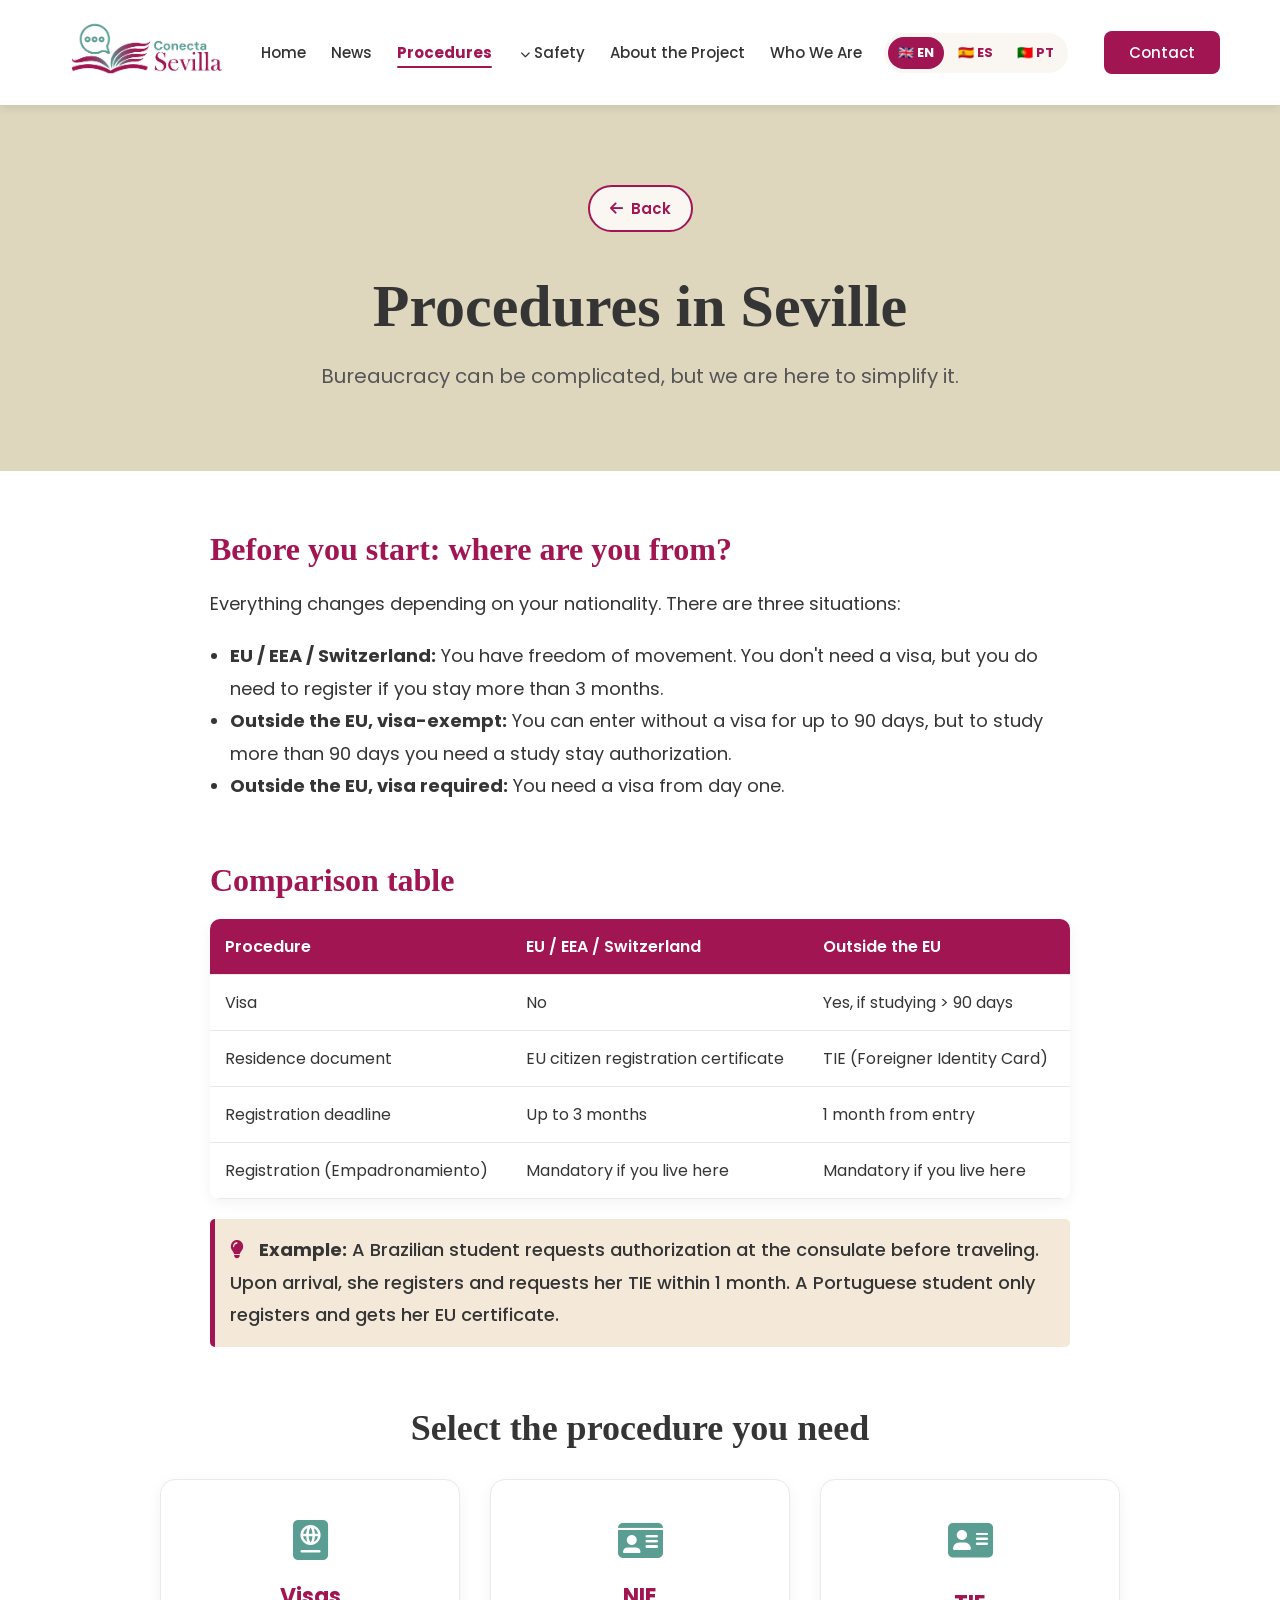
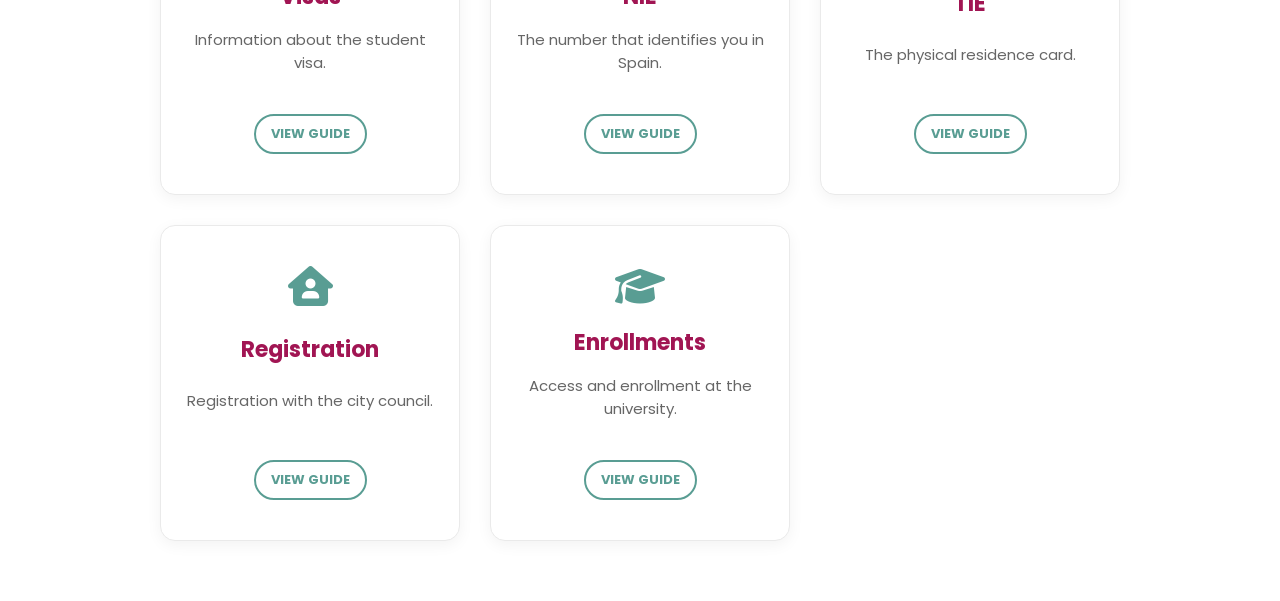
<file: tramites.html>
<!DOCTYPE html>
<html lang="en">
<head>
    <!-- Google tag (gtag.js) -->
<script async src="https://www.googletagmanager.com/gtag/js?id=G-EH28HHJZQJ"></script>
<script>
  window.dataLayer = window.dataLayer || [];
  function gtag(){dataLayer.push(arguments);}
  gtag('js', new Date());
  gtag('config', 'G-EH28HHJZQJ'); 
</script>
    <meta charset="UTF-8">
    <meta name="viewport" content="width=device-width, initial-scale=1.0">
    <title data-i18n="tram.titulo">Procedures - Conecta Sevilla</title>
    <link rel="stylesheet" href="src/styles/style.css?v=5">
    <link rel="stylesheet" href="https://cdnjs.cloudflare.com/ajax/libs/font-awesome/6.4.0/css/all.min.css">
</head>
<body>
    <header>
        <nav id="navbar">
            <a href="index.html" class="logo-link">
                <img src="img/logo.png" alt="Conecta Sevilla" class="logo">
            </a>
            <ul id="nav_list">
                <li class="nav-item"><a href="index.html" data-i18n="nav.inicio">Inicio</a></li>
                <li class="nav-item"><a href="podcast.html" data-i18n="nav.podcast">Noticias</a></li>
                <li class="nav-item"><a href="tramites.html" class="active" data-i18n="nav.tramites">Trámites</a></li>
                
                              <!-- MENU SUSPENSO DE SEGURANÇA -->
                <li class="nav-item has-submenu">
                    <a href="seguridad.html" data-i18n="nav.seguridad">Seguridad <i class="fa-solid fa-chevron-down" style="font-size: 10px; margin-left: 3px;"></i></a>
                    <ul class="submenu-dropdown">
                        <li><a href="seguridad.html#emergencias" data-i18n="seg.submenu.1">Contactos de emergencia</a></li>
                        <li><a href="seguridad.html#vida-nocturna" data-i18n="seg.submenu.2">Vida nocturna</a></li>
                        <li><a href="seguridad.html#estafas" data-i18n="seg.submenu.3">Estafas comunes</a></li>
                        <li><a href="seguridad.html#transporte" data-i18n="seg.submenu.4">Transporte</a></li>
                        <li><a href="seguridad.html#ambiente" data-i18n="seg.submenu.5">Ambiente seguro</a></li>
                    </ul>
                </li>
                
                <li class="nav-item"><a href="sobre.html" data-i18n="nav.sobre">Sobre el proyecto</a></li>
                <li class="nav-item"><a href="quienes.html" data-i18n="nav.quem">Quienes Somos</a></li>
            </ul>
            <a href="contacto.html" class="btn-principal" data-i18n="nav.contacto">Contacto</a>
            <button id="mobile_btn"><i class="fa-solid fa-bars"></i></button>
        </nav>
        <div id="mobile_menu">
            <ul id="mobile_nav_list">
                <li class="nav-item"><a href="index.html" data-i18n="nav.inicio">Inicio</a></li>
                <li class="nav-item"><a href="podcast.html" data-i18n="nav.podcast">Noticias</a></li>
                <li class="nav-item"><a href="tramites.html" data-i18n="nav.tramites">Trámites</a></li>
                
                               <!-- MENU SUSPENSO DE SEGURANÇA -->
                <li class="nav-item has-submenu">
                    <a href="seguridad.html" data-i18n="nav.seguridad">Seguridad <i class="fa-solid fa-chevron-down" style="font-size: 10px; margin-left: 3px;"></i></a>
                    <ul class="submenu-dropdown">
                        <li><a href="seguridad.html#emergencias" data-i18n="seg.submenu.1">Contactos de emergencia</a></li>
                        <li><a href="seguridad.html#vida-nocturna" data-i18n="seg.submenu.2">Vida nocturna</a></li>
                        <li><a href="seguridad.html#estafas" data-i18n="seg.submenu.3">Estafas comunes</a></li>
                        <li><a href="seguridad.html#transporte" data-i18n="seg.submenu.4">Transporte</a></li>
                        <li><a href="seguridad.html#ambiente" data-i18n="seg.submenu.5">Ambiente seguro</a></li>
                    </ul>
                </li>
                
                <li class="nav-item"><a href="sobre.html" data-i18n="nav.sobre">Sobre el proyecto</a></li>
                <li class="nav-item"><a href="quienes.html" data-i18n="nav.quem">Quienes Somos</a></li>
                <li class="nav-item"><a href="contacto.html" data-i18n="nav.contacto">Contacto</a></li>
            </ul>
        </div>
    </header>

    <section class="pagina-header">
        <div style="margin-bottom: 20px;">
            <a href="index.html" class="btn-voltar">
                <i class="fa-solid fa-arrow-left"></i> <span data-i18n="nav.voltar">Voltar</span>
            </a>
        </div>
        <h1 data-i18n="tram.titulo">Trámites en Sevilla</h1>
        <p data-i18n="tram.sub">La burocracia puede ser complicada, pero estamos aquí para simplificarla.</p>
    </section>

    <section class="pagina-conteudo">
        <!-- QUADRO COMPARATIVO INICIAL -->
        <div class="bloco-conteudo" style="margin-top: 0;">
            <h2 data-i18n="tram.antes.titulo">Antes de empezar: ¿de dónde eres?</h2>
            <p data-i18n="tram.antes.p1">Todo cambia según tu nacionalidad. Hay tres situaciones:</p>
            <ul style="margin-left: 20px; margin-bottom: 20px; font-size: 18px; line-height: 1.8; color: #353535;">
                <li data-i18n="tram.antes.l1"><strong>UE / EEE / Suiza:</strong> Tienes libertad de circulación. No necesitas visado, pero sí registrarte si te quedas más de 3 meses.</li>
                <li data-i18n="tram.antes.l2"><strong>Fuera de la UE, con exención de visado:</strong> Puedes entrar sin visado hasta 90 días, pero para estudiar más de 90 días necesitas una autorización.</li>
                <li data-i18n="tram.antes.l3"><strong>Fuera de la UE, con visado obligatorio:</strong> Necesitas visado desde el primer día.</li>
            </ul>
        </div>

        <div class="bloco-conteudo">
            <h2 data-i18n="tram.tabela.titulo">Cuadro comparativo</h2>
            <div class="tabela-responsiva">
                <table class="tabela-tramites">
                    <thead>
                        <tr>
                            <th data-i18n="tram.tab.col1">Trámite</th>
                            <th data-i18n="tram.tab.col2">UE / EEE / Suiza</th>
                            <th data-i18n="tram.tab.col3">Fuera de la UE</th>
                        </tr>
                    </thead>
                    <tbody>
                        <tr>
                            <td data-i18n="tram.tab.visado">Visado</td>
                            <td data-i18n="tram.tab.visado.ue">No</td>
                            <td data-i18n="tram.tab.visado.fuera">Sí, si estudias > 90 días</td>
                        </tr>
                        <tr>
                            <td data-i18n="tram.tab.doc">Documento residencia</td>
                            <td data-i18n="tram.tab.doc.ue">Certificado de ciudadano UE</td>
                            <td data-i18n="tram.tab.doc.fuera">TIE (Tarjeta Extranjero)</td>
                        </tr>
                        <tr>
                            <td data-i18n="tram.tab.plazo">Plazo registro</td>
                            <td data-i18n="tram.tab.plazo.ue">Hasta 3 meses</td>
                            <td data-i18n="tram.tab.plazo.fuera">1 mes desde entrada</td>
                        </tr>
                        <tr>
                            <td data-i18n="tram.tab.emp">Empadronamiento</td>
                            <td data-i18n="tram.tab.emp.ue">Obligatorio si vives aquí</td>
                            <td data-i18n="tram.tab.emp.fuera">Obligatorio si vives aquí</td>
                        </tr>
                    </tbody>
                </table>
            </div>
            <p style="background-color: #f4e9d9; padding: 15px; border-left: 5px solid #a11553; border-radius: 5px; font-weight: 500; margin-top: 20px;">
                <i class="fa-solid fa-lightbulb" style="color: #a11553; margin-right: 10px;"></i>
                <span data-i18n="tram.exemplo"><strong>Ejemplo:</strong> Una estudiante brasileña pide la autorización en el consulado antes de viajar. Al llegar, se empadrona y solicita su TIE en 1 mes. Una portuguesa solo se empadrona y registra su certificado UE.</span>
            </p>
        </div>

        <!-- CARDS -->
        <h2 style="text-align: center; margin-top: 60px; margin-bottom: 30px; font-family: 'Times New Roman', serif; font-size: 36px; color: #353535;" data-i18n="tram.cards.titulo">Selecciona el trámite que necesitas</h2>
        
        <div class="grid-cards">
            <a href="visados.html" class="card-link">
                <div class="card">
                    <i class="fa-solid fa-passport icone-card"></i>
                    <h3 data-i18n="tram.visados">Visados</h3>
                    <p data-i18n="tram.visados.desc">Información sobre el visado de estudios.</p>
                    <span class="btn-card" data-i18n="tram.ver">Ver guía</span>
                </div>
            </a>
            <a href="nie.html" class="card-link">
                <div class="card">
                    <i class="fa-solid fa-id-card icone-card"></i>
                    <h3 data-i18n="tram.nie">NIE</h3>
                    <p data-i18n="tram.nie.desc">El número que te identifica en España.</p>
                    <span class="btn-card" data-i18n="tram.ver">Ver guía</span>
                </div>
            </a>
            <a href="tie.html" class="card-link">
                <div class="card">
                    <i class="fa-solid fa-address-card icone-card"></i>
                    <h3 data-i18n="tram.tie">TIE</h3>
                    <p data-i18n="tram.tie.desc">La tarjeta física de residencia.</p>
                    <span class="btn-card" data-i18n="tram.ver">Ver guía</span>
                </div>
            </a>
            <a href="empadronamiento.html" class="card-link">
                <div class="card">
                    <i class="fa-solid fa-house-user icone-card"></i>
                    <h3 data-i18n="tram.emp">Empadronamiento</h3>
                    <p data-i18n="tram.emp.desc">El registro en el ayuntamiento.</p>
                    <span class="btn-card" data-i18n="tram.ver">Ver guía</span>
                </div>
            </a>
            <a href="matriculas.html" class="card-link">
                <div class="card">
                    <i class="fa-solid fa-graduation-cap icone-card"></i>
                    <h3 data-i18n="tram.mat">Matrículas</h3>
                    <p data-i18n="tram.mat.desc">Acceso y matrícula en la universidad.</p>
                    <span class="btn-card" data-i18n="tram.ver">Ver guía</span>
                </div>
            </a>
        </div>
    </section>

    <button id="btn-topo" aria-label="Voltar ao início"><i class="fa-solid fa-arrow-up"></i></button>
    <script src="src/javascript/traducoes.js?v=6"></script>
    <script src="src/javascript/script.js?v=6"></script>
</body>
</html>
</file>
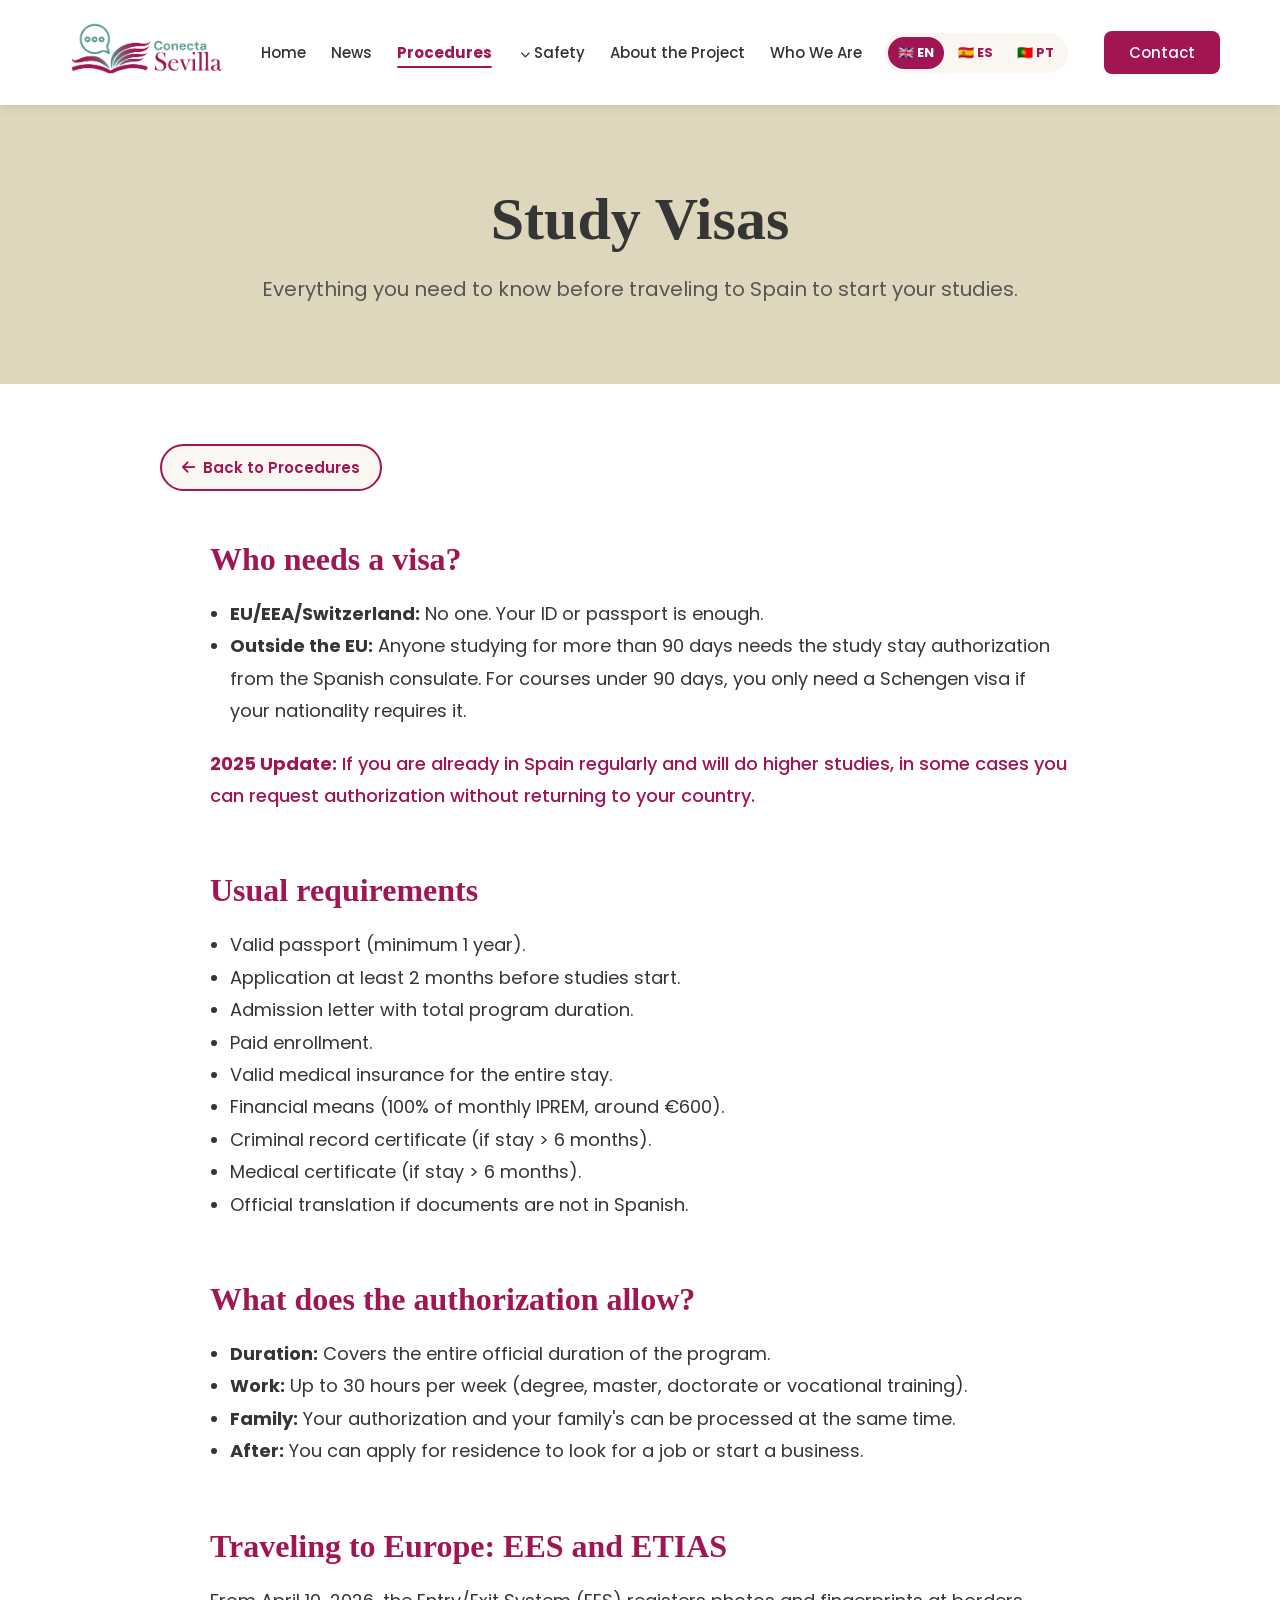
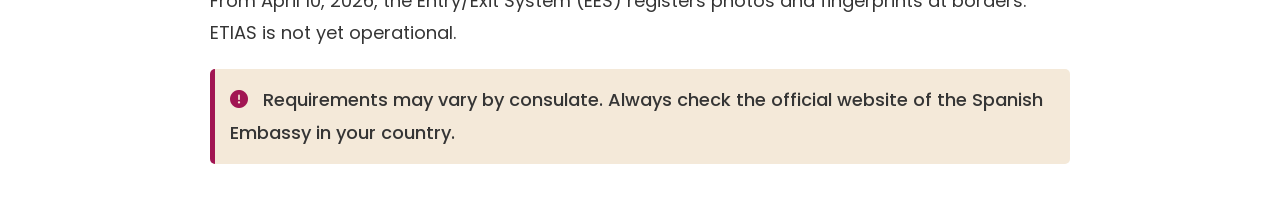
<file: visados.html>
<!DOCTYPE html>
<html lang="en">
<head>
    <meta charset="UTF-8">
    <meta name="viewport" content="width=device-width, initial-scale=1.0">
    <title data-i18n="vis.titulo">Study Visas - Conecta Sevilla</title>
    <link rel="stylesheet" href="src/styles/style.css?v=5">
    <link rel="stylesheet" href="https://cdnjs.cloudflare.com/ajax/libs/font-awesome/6.4.0/css/all.min.css">
</head>
<body>
    <header>
        <nav id="navbar">
            <a href="index.html" class="logo-link">
                <img src="img/logo.png" alt="Conecta Sevilla" class="logo">
            </a>
            <ul id="nav_list">
                <li class="nav-item"><a href="index.html" data-i18n="nav.inicio">Inicio</a></li>
                <li class="nav-item"><a href="podcast.html" data-i18n="nav.podcast">Noticias</a></li>
                <li class="nav-item"><a href="tramites.html" class="active" data-i18n="nav.tramites">Trámites</a></li>
                
                                <!-- MENU SUSPENSO DE SEGURANÇA -->
                <li class="nav-item has-submenu">
                    <a href="seguridad.html" data-i18n="nav.seguridad">Seguridad <i class="fa-solid fa-chevron-down" style="font-size: 10px; margin-left: 3px;"></i></a>
                    <ul class="submenu-dropdown">
                        <li><a href="seguridad.html#emergencias" data-i18n="seg.submenu.1">Contactos de emergencia</a></li>
                        <li><a href="seguridad.html#vida-nocturna" data-i18n="seg.submenu.2">Vida nocturna</a></li>
                        <li><a href="seguridad.html#estafas" data-i18n="seg.submenu.3">Estafas comunes</a></li>
                        <li><a href="seguridad.html#transporte" data-i18n="seg.submenu.4">Transporte</a></li>
                        <li><a href="seguridad.html#ambiente" data-i18n="seg.submenu.5">Ambiente seguro</a></li>
                    </ul>
                </li>
                
                <li class="nav-item"><a href="sobre.html" data-i18n="nav.sobre">Sobre el proyecto</a></li>
                <li class="nav-item"><a href="quienes.html" data-i18n="nav.quem">Quienes Somos</a></li>
            </ul>
            <a href="contacto.html" class="btn-principal" data-i18n="nav.contacto">Contacto</a>
            <button id="mobile_btn"><i class="fa-solid fa-bars"></i></button>
        </nav>
        <div id="mobile_menu">
            <ul id="mobile_nav_list">
                <li class="nav-item"><a href="index.html" data-i18n="nav.inicio">Inicio</a></li>
                <li class="nav-item"><a href="podcast.html" data-i18n="nav.podcast">Noticias</a></li>
                <li class="nav-item"><a href="tramites.html" data-i18n="nav.tramites">Trámites</a></li>
                
                               <!-- MENU SUSPENSO DE SEGURANÇA -->
                <li class="nav-item has-submenu">
                    <a href="seguridad.html" data-i18n="nav.seguridad">Seguridad <i class="fa-solid fa-chevron-down" style="font-size: 10px; margin-left: 3px;"></i></a>
                    <ul class="submenu-dropdown">
                        <li><a href="seguridad.html#emergencias" data-i18n="seg.submenu.1">Contactos de emergencia</a></li>
                        <li><a href="seguridad.html#vida-nocturna" data-i18n="seg.submenu.2">Vida nocturna</a></li>
                        <li><a href="seguridad.html#estafas" data-i18n="seg.submenu.3">Estafas comunes</a></li>
                        <li><a href="seguridad.html#transporte" data-i18n="seg.submenu.4">Transporte</a></li>
                        <li><a href="seguridad.html#ambiente" data-i18n="seg.submenu.5">Ambiente seguro</a></li>
                    </ul>
                </li>
                
                <li class="nav-item"><a href="sobre.html" data-i18n="nav.sobre">Sobre el proyecto</a></li>
                <li class="nav-item"><a href="quienes.html" data-i18n="nav.quem">Quienes Somos</a></li>
                <li class="nav-item"><a href="contacto.html" data-i18n="nav.contacto">Contacto</a></li>
            </ul>
        </div>
    </header>

    <section class="pagina-header">
        <h1 data-i18n="vis.titulo">Visados de Estudio</h1>
        <p data-i18n="vis.sub">Todo lo que necesitas saber antes de viajar a España para comenzar tus estudios.</p>
    </section>

    <section class="pagina-conteudo">
        <div style="margin-bottom: 30px;">
            <a href="tramites.html" class="btn-voltar">
                <i class="fa-solid fa-arrow-left"></i> <span data-i18n="tram.voltar">Volver a Trámites</span>
            </a>
        </div>

        <div class="bloco-conteudo" style="margin-top: 0;">
            <h2 data-i18n="vis.oque">¿Quién necesita visado?</h2>
            <ul style="margin-left: 20px; margin-bottom: 20px; font-size: 18px; line-height: 1.8; color: #353535;">
                <li data-i18n="vis.q.ue"><strong>UE/EEE/Suiza:</strong> Nadie. Basta con tu DNI o pasaporte.</li>
                <li data-i18n="vis.q.fuera"><strong>Fuera de la UE:</strong> Quien vaya a estudiar más de 90 días necesita la autorización de estancia por estudios (consulado de España). Para cursos de menos de 90 días, solo necesitarás visado Schengen si tu nacionalidad lo exige.</li>
            </ul>
            <p data-i18n="vis.novedad" style="margin-top: 15px; font-weight: 500; color: #a11553;">
                <strong>Novedad 2025:</strong> Si ya estás en España de forma regular y vas a hacer estudios superiores, en algunos casos puedes solicitar la autorización sin volver a tu país.
            </p>
        </div>

        <div class="bloco-conteudo">
            <h2 data-i18n="vis.req.titulo">Requisitos habituales</h2>
            <ul style="margin-left: 20px; margin-bottom: 20px; font-size: 18px; line-height: 1.8; color: #353535;">
                <li data-i18n="vis.req.1">Pasaporte en vigor (mínimo 1 año).</li>
                <li data-i18n="vis.req.2">Solicitud con 2 meses de antelación al inicio de los estudios.</li>
                <li data-i18n="vis.req.3">Carta de admisión con duración total del programa.</li>
                <li data-i18n="vis.req.4">Matrícula abonada.</li>
                <li data-i18n="vis.req.5">Seguro médico válido durante toda la estancia.</li>
                <li data-i18n="vis.req.6">Medios económicos (100% del IPREM mensual, unos 600 €).</li>
                <li data-i18n="vis.req.7">Certificado de antecedentes penales (si estancia > 6 meses).</li>
                <li data-i18n="vis.req.8">Certificado médico (si estancia > 6 meses).</li>
                <li data-i18n="vis.req.9">Traducción oficial si los documentos no están en español.</li>
            </ul>
        </div>

        <div class="bloco-conteudo">
            <h2 data-i18n="vis.permite.titulo">¿Qué te permite la autorización?</h2>
            <ul style="margin-left: 20px; margin-bottom: 20px; font-size: 18px; line-height: 1.8; color: #353535;">
                <li data-i18n="vis.perm.1"><strong>Duración:</strong> Cubre toda la duración oficial del programa.</li>
                <li data-i18n="vis.perm.2"><strong>Trabajo:</strong> Hasta 30 horas semanales (grado, máster, doctorado o FP).</li>
                <li data-i18n="vis.perm.3"><strong>Familia:</strong> Pueden tramitarse a la vez tu autorización y la de tus familiares.</li>
                <li data-i18n="vis.perm.4"><strong>Después:</strong> Puedes pedir el paso a residencia para búsqueda de empleo o emprendimiento.</li>
            </ul>
        </div>

        <div class="bloco-conteudo">
            <h2 data-i18n="vis.ees.titulo">Viajar a Europa: EES y ETIAS</h2>
            <p data-i18n="vis.ees.p1">Desde el 10 de abril de 2026, el Sistema de Entradas y Salidas (EES) registra foto y huellas en las fronteras. El ETIAS aún no está en funcionamiento.</p>
            <p style="background-color: #f4e9d9; padding: 15px; border-left: 5px solid #a11553; border-radius: 5px; font-weight: 500; margin-top: 20px;">
                <i class="fa-solid fa-circle-exclamation" style="color: #a11553; margin-right: 10px;"></i>
                <span data-i18n="vis.importante.p">Los requisitos pueden variar según el consulado. Consulta siempre la web oficial de la Embajada de España en tu país.</span>
            </p>
        </div>
    </section>

    <button id="btn-topo" aria-label="Voltar ao início"><i class="fa-solid fa-arrow-up"></i></button>
    <script src="src/javascript/traducoes.js?v=6"></script>
    <script src="src/javascript/script.js?v=6"></script>
</body>
</html>
</file>
<file: src/styles/style.css>
@import url('https://fonts.googleapis.com/css2?family=Poppins:wght@400;500;700&display=swap');

* {
    margin: 0;
    padding: 0;
    box-sizing: border-box;
    font-family: 'Poppins', sans-serif;
}

body {
    background-color: white;
    color: #353535;
}

header {
    background-color: #ffffff;
    box-shadow: 0 2px 10px rgba(0, 0, 0, 0.1);
    position: sticky;
    top: 0;
    z-index: 1000;
}

#navbar {
    display: flex;
    justify-content: space-between;
    align-items: center;
    padding: 20px 60px;
    max-width: 1400px;
    margin: 0 auto;
}

.logo {
    width: 180px;
    height: auto;
    display: block;
}

.logo-link {
    text-decoration: none;
}

#nav_list {
    list-style: none;
    display: flex;
    gap: 25px;
}

.nav-item a {
    text-decoration: none;
    color: #333333;
    font-weight: 500;
    font-size: 15px;
    transition: color 0.3s;
}

.nav-item a:hover {
    color: #599d93; 
}

.btn-principal {
    background-color: #a11553; 
    color: white;
    padding: 10px 25px;
    text-decoration: none;
    font-weight: 500;
    border-radius: 8px;
    font-size: 15px;
    transition: 0.3s;
}

.btn-principal:hover {
    background-color: #599d93;
}

#mobile_btn {
    display: none; 
    background: none;
    border: none;
    font-size: 24px;
    color: #a11553;
    cursor: pointer;
    z-index: 10000; /* Garante que fica clicável */
    position: relative;
}

#mobile_menu {
    display: none; 
}

.hero {
    background-color: #dfd6be; 
    display: flex;
    align-items: center;
    justify-content: space-between;
    padding: 0px 0% 0px 5%;
    min-height: 80vh;
    gap: 20px;
}

.hero-content {
    max-width: 550px;
}

.hero-content h1 {
    font-family: 'Times New Roman', Times, serif;
    font-size: 100px;
    color: #353535;
    line-height: 1.1;
    margin-bottom: 25px;
    font-weight: 700;
}

.hero-content p {
    font-size: 22px;
    color: #353535;
    line-height: 1.8;
    margin-bottom: 40px;
}

.btn-hero {
    background-color: #a11553;
    color: white;
    padding: 20px 45px;
    text-decoration: none;
    font-size: 26px;
    font-family: 'Times New Roman', Times, serif;
    border-radius: 50px;
    display: inline-flex;
    align-items: center;
    gap: 15px;
    transition: 0.3s;
}

.btn-hero:hover {
    background-color: #599d93;
    transform: scale(1.05);
}

.hero-image {
    max-width: 50%;
    display: flex;
    justify-content: flex-end; 
}

.hero-image img {
    max-width: 100%;
    height: auto;
    max-height: 1000px;
    object-fit: contain;
    -webkit-mask-image: linear-gradient(to bottom, black 80%, transparent 100%);
    mask-image: linear-gradient(to bottom, black 80%, transparent 100%);
}

.areas {
    padding: 80px 5%;
    text-align: center;
    background-color: #ffffff;
}

.areas h2 {
    font-size: 36px;
    color: #353535;
    margin-bottom: 50px;
    font-family: 'Times New Roman', Times, serif;
}

.grid-cards {
    display: grid;
    grid-template-columns: repeat(auto-fit, minmax(250px, 1fr));
    gap: 30px;
    max-width: 1200px;
    margin: 0 auto;
}

.card {
    background: #ffffff;
    border: 1px solid #eaeaea;
    border-radius: 15px;
    padding: 40px 20px;
    text-align: center;
    transition: 0.3s;
    box-shadow: 0 4px 15px rgba(0,0,0,0.05);
}

.card:hover {
    transform: translateY(-10px);
    box-shadow: 0 10px 25px rgba(161, 21, 83, 0.15);
}

.icone-card {
    font-size: 40px;
    color: #599d93;
    margin-bottom: 20px;
}

.card h3 {
    font-size: 22px;
    color: #a11553;
    margin-bottom: 15px;
}

.card p {
    color: #666;
    margin-bottom: 25px;
    font-size: 15px;
}

.btn-card {
    color: #599d93;
    text-decoration: none;
    font-weight: 700;
    text-transform: uppercase;
    font-size: 13px;
    display: inline-block;
    margin-top: 15px;
    padding: 8px 15px;
    border: 2px solid #599d93;
    border-radius: 50px;
    transition: 0.3s;
}

.card-link:hover .btn-card,
.btn-card:hover {
    background-color: #599d93;
    color: white;
}

.pagina-header {
    background-color: #dfd6be; 
    text-align: center;
    padding: 80px 20px;
}

.pagina-header h1 {
    font-family: 'Times New Roman', Times, serif;
    font-size: 60px;
    color: #353535;
    margin-bottom: 20px;
    font-weight: 700;
}

.pagina-header p {
    font-size: 20px;
    color: #555;
    max-width: 800px;
    margin: 0 auto;
}

.submenu-pagina {
    display: flex;
    justify-content: center;
    gap: 20px;
    background-color: #ffffff;
    padding: 20px;
    box-shadow: 0 4px 6px rgba(0,0,0,0.05);
    position: sticky; 
    top: 80px; 
    z-index: 100;
}

.submenu-pagina a {
    text-decoration: none;
    color: #a11553; 
    font-weight: 500;
    padding: 10px 15px;
    border-radius: 8px;
    transition: 0.3s;
}

.submenu-pagina a:hover {
    background-color: #faf7f2;
}

.bloco-conteudo {
    max-width: 900px;
    margin: 60px auto;
    padding: 0 20px;
    scroll-margin-top: 160px;
}

.bloco-conteudo h2 {
    color: #a11553;
    font-size: 32px;
    margin-bottom: 20px;
    font-family: 'Times New Roman', Times, serif;
}

.bloco-conteudo p {
    font-size: 18px;
    line-height: 1.8;
    color: #353535;
    margin-bottom: 20px;
}

.pagina-conteudo {
    max-width: 1000px;
    margin: 60px auto; 
    padding: 0 20px;   
}

.card-link {
    text-decoration: none; 
    color: inherit;       
    display: block;       
}

.card-link .card {
    height: 100%;        
    display: flex;
    flex-direction: column;
    justify-content: space-between;
    text-align: center; 
    align-items: center;
}

.coming-soon {
    text-align: center;
    max-width: 800px;
    margin: 80px auto;
    padding: 40px 20px;
    background-color: #faf7f2;
    border-radius: 20px;
    box-shadow: 0 10px 30px rgba(0,0,0,0.05);
}

.icone-grande {
    font-size: 80px;
    color: #599d93;
    margin-bottom: 30px;
    animation: float 3s ease-in-out infinite; 
}

.coming-soon h2 {
    font-family: 'Times New Roman', Times, serif;
    font-size: 40px;
    color: #353535;
    margin-bottom: 20px;
}

.coming-soon p {
    font-size: 18px;
    color: #555;
    line-height: 1.6;
    margin-bottom: 40px;
}

.botoes-acao {
    display: flex;
    justify-content: center;
    gap: 20px;
    flex-wrap: wrap;
    margin-bottom: 30px;
}

.btn-youtube, .btn-instagram {
    text-decoration: none;
    padding: 15px 30px;
    font-size: 18px;
    font-weight: bold;
    border-radius: 50px;
    transition: 0.3s;
    display: inline-flex;
    align-items: center;
    gap: 10px;
}

.btn-youtube {
    background-color: #a11553; 
    color: white;
}

.btn-youtube:hover {
    background-color: #ff0000; 
    transform: scale(1.05);
}

.btn-instagram {
    background-color: #fff;
    color: #a11553;
    border: 2px solid #a11553;
}

.btn-instagram:hover {
    background-color: #a11553;
    color: white;
    transform: scale(1.05);
}

.aviso-redes {
    color: #777 !important;
    font-size: 14px !important;
}

@keyframes float {
    0% { transform: translateY(0px); }
    50% { transform: translateY(-10px); }
    100% { transform: translateY(0px); }
}

/* ============================================================
   BOTÃO VOLTAR AO INÍCIO
   ============================================================ */
#btn-topo {
    position: fixed;
    bottom: 30px;
    right: 30px;
    width: 55px;
    height: 55px;
    border-radius: 50%;
    background-color: #a11553;
    color: white;
    border: none;
    font-size: 20px;
    cursor: pointer;
    display: flex;
    align-items: center;
    justify-content: center;
    box-shadow: 0 4px 15px rgba(161, 21, 83, 0.4);
    opacity: 0;
    visibility: hidden;
    transform: translateY(20px);
    transition: all 0.3s ease;
    z-index: 999;
}

#btn-topo.visivel {
    opacity: 1;
    visibility: visible;
    transform: translateY(0);
}

#btn-topo:hover {
    background-color: #599d93;
    transform: translateY(-3px) scale(1.05);
}

/* ============================================================
   SELETOR DE IDIOMA — DESKTOP
   ============================================================ */
#seletor-idioma,
.seletor-mobile {
    display: flex;
    gap: 4px;
    background: #faf7f2;
    border-radius: 20px;
    padding: 4px;
    align-items: center;
}

#seletor-idioma {
    margin-right: 15px;
}

.lang-btn {
    background: transparent;
    border: none;
    padding: 6px 10px;
    border-radius: 16px;
    font-size: 13px;
    font-weight: 700;
    color: #a11553;
    cursor: pointer;
    transition: 0.3s;
    font-family: 'Poppins', sans-serif;
    white-space: nowrap;
    display: inline-flex;
    align-items: center;
    gap: 4px;
}

.lang-btn:hover {
    background: rgba(161, 21, 83, 0.1);
}

.lang-btn.ativo {
    background: #a11553;
    color: white;
}

/* ============================================================
   RESPONSIVIDADE (MOBILE)
   ============================================================ */
@media screen and (max-width: 900px) {
    
    /* Menu Navbar */
    #navbar {
        padding: 15px 20px;
    }

    #nav_list, 
    #navbar .btn-principal {
        display: none; /* Esconde links e botão no topo */
    }

    #mobile_btn {
        display: block; /* Mostra o hamburguer */
    }

    /* Menu Aberto */
    #mobile_menu.active {
        display: flex;
        flex-direction: column;
        align-items: center;
        background-color: #fff;
        padding-bottom: 20px;
        box-shadow: 0 4px 6px rgba(0,0,0,0.1);
    }

    #mobile_nav_list {
        display: flex;
        flex-direction: column;
        gap: 15px;
        list-style: none;
        text-align: center;
        width: 100%;
    }
    
    #mobile_nav_list .nav-item a {
        font-size: 18px;
        display: block;
        padding: 10px;
    }

    /* Esconde o seletor do topo no mobile (para não empurrar o hamburguer) */
    #seletor-idioma {
        display: none !important; 
    }

    /* Configura o seletor DENTRO do menu hamburguer */
    .lang-mobile-item {
        margin-top: 15px;
        padding-top: 15px;
        border-top: 1px solid #dfd6be;
        width: 80%;
        display: flex;
        justify-content: center;
        margin-left: auto;
        margin-right: auto;
    }

    .seletor-mobile {
        gap: 8px;
        padding: 6px;
    }

    .seletor-mobile .lang-btn {
        font-size: 14px;
        padding: 10px 16px;
        border-radius: 20px;
    }

    /* Hero Section */
    .hero {
        flex-direction: column;
        text-align: center;
        padding: 40px 5%;
        min-height: auto; 
        gap: 30px;
    }
    
    .hero-content {
        max-width: 100%; 
    }
    
    .hero-content h1 { 
        font-size: 50px; 
        line-height: 1.1;
        margin-bottom: 15px;
    }
    
    .hero-content p { 
        font-size: 16px; 
        line-height: 1.6;
        margin-bottom: 25px;
    }
    
    .btn-hero {
        font-size: 18px; 
        padding: 15px 30px;
    }
    
    .hero-image img { 
        max-height: 350px; 
        margin-top: 20px;
    }

    /* Submenu */
    .submenu-pagina {
        justify-content: flex-start;
        overflow-x: auto;
        overflow-y: hidden;
        flex-wrap: nowrap;
        white-space: nowrap;
        padding: 15px 20px; 
        top: 70px; 
        -webkit-overflow-scrolling: touch;
        scrollbar-width: thin; 
        scrollbar-color: #a11553 #f4e9d9; 
    }

    .submenu-pagina a {
        font-size: 15px; 
        background-color: #faf7f2; 
        border: 1px solid #dfd6be; 
        border-radius: 50px;       
        padding: 8px 16px;        
        flex-shrink: 0;           
    }

    .submenu-pagina::-webkit-scrollbar {
        display: block; 
        height: 4px;
    }

    .submenu-pagina::-webkit-scrollbar-track {
        background: transparent;
    }

    .submenu-pagina::-webkit-scrollbar-thumb {
        background: #a11553; 
        border-radius: 10px;
    }

    /* Tipografia */
    .pagina-header h1 {
        font-size: 40px; 
    }

    .pagina-header p {
        font-size: 16px;
    }

    .bloco-conteudo h2 {
        font-size: 26px; 
    }

    .bloco-conteudo p {
        font-size: 16px;
    }

    /* Botão voltar ao topo */
    #btn-topo {
        bottom: 20px;
        right: 20px;
        width: 48px;
        height: 48px;
        font-size: 18px;
    }
}

.card-wrapper .btn-card:first-child:hover {
    background-color: #ff0000; 
    color: white !important;   
    border-color: #ff0000;
}

.card-wrapper .btn-card:last-child:hover {
    background-color: #1DB954;
    color: white !important;  
    border-color: #1DB954;
}

/* Cor do link ativo no menu (Desktop e Mobile) */
.nav-item a.active {
    color: #a11553 !important;
    font-weight: 700;
    position: relative;
}

.nav-item a.active::after {
    content: '';
    position: absolute;
    bottom: -5px;
    left: 0;
    width: 100%;
    height: 2px;
    background-color: #a11553;
    border-radius: 2px;
}

@media screen and (max-width: 900px) {
    .nav-item a.active::after {
        display: none;
    }
    .nav-item a.active {
        background-color: rgba(161, 21, 83, 0.1);
        padding: 8px 15px;
        border-radius: 8px;
        display: inline-block;
        width: 80%;
        margin: 0 auto;
    }
}

#btn-topo.visivel {
    opacity: 1 !important;
    visibility: visible !important;
    transform: translateY(0) !important;
}

/* ============================================================
   BOTÃO VOLTAR (Histórico / Páginas Internas)
   ============================================================ */
.btn-voltar {
    display: inline-flex;
    align-items: center;
    gap: 8px;
    background-color: #faf7f2;
    color: #a11553;
    padding: 10px 20px;
    text-decoration: none;
    font-weight: 600;
    font-size: 15px;
    border-radius: 50px;
    border: 2px solid #a11553;
    margin-bottom: 20px;
    transition: 0.3s;
    cursor: pointer;
}

.btn-voltar:hover {
    background-color: #a11553;
    color: white;
}

@media screen and (max-width: 900px) {
    .btn-voltar {
        font-size: 14px;
        padding: 8px 16px;
    }
}

/* ============================================================
   TABELA COMPARATIVA (Página de Trâmites)
   ============================================================ */
.tabela-responsiva {
    overflow-x: auto;
    margin-bottom: 20px;
    box-shadow: 0 4px 15px rgba(0,0,0,0.05);
    border-radius: 10px;
    -webkit-overflow-scrolling: touch; /* Rolagem suave no iOS */
}

.tabela-tramites {
    width: 100%;
    border-collapse: collapse;
    background-color: white;
    min-width: 650px; /* Força a rolagem no celular em vez de esmagar */
}

.tabela-tramites th,
.tabela-tramites td {
    padding: 15px;
    text-align: left;
    border-bottom: 1px solid #eaeaea;
    font-size: 16px;
    color: #353535;
    vertical-align: top; /* Alinha o texto no topo da célula */
}

.tabela-tramites th {
    background-color: #a11553;
    color: white;
    font-weight: 600;
    white-space: nowrap; /* Evita que o título da coluna quebre no meio */
}

.tabela-tramites tr:hover {
    background-color: #faf7f2;
}

/* ============================================================
   MENU SUSPENSO (DROPDOWN) - CORRIGIDO
   ============================================================ */
.has-submenu {
    position: relative;
    padding-bottom: 30px; /* Cria a "ponte invisível" para o mouse não cair no vazio */
    margin-bottom: -30px; /* Compensa o padding para não desalinhar o menu */
}

/* A caixinha do submenu */
.submenu-dropdown {
    display: none;
    position: absolute;
    top: 100%;
    left: 0;
    background-color: #a11553;
    min-width: 250px;
    padding: 15px 0;
    list-style: none;
    z-index: 1000;
    box-shadow: 0 10px 25px rgba(0,0,0,0.2);
    border-radius: 0 0 4px 4px; /* Arredonda só a parte de baixo */
    /* Removemos o margin-top que causava o buraco */
}

/* Pequena setinha no topo da caixa */
.submenu-dropdown::before {
    content: '';
    position: absolute;
    top: -8px;
    left: 30px;
    border-left: 8px solid transparent;
    border-right: 8px solid transparent;
    border-bottom: 8px solid #a11553;
}

/* Mostra o menu ao passar o mouse */
.has-submenu:hover .submenu-dropdown {
    display: block;
    animation: fadeIn 0.2s ease-in-out;
}

/* Estilo dos itens DENTRO do submenu */
.submenu-dropdown li {
    margin: 0 !important;
}

.submenu-dropdown li a {
    padding: 12px 25px !important;
    display: block !important;
    color: #ffffff !important;
    font-size: 14px !important;
    font-weight: 500 !important;
    text-transform: uppercase;
    letter-spacing: 0.5px;
    transition: 0.2s;
    text-decoration: none;
}

/* Efeito ao passar o mouse no link */
.submenu-dropdown li a:hover {
    background-color: #599d93;
    color: #ffffff !important;
    padding-left: 35px !important;
}

@keyframes fadeIn {
    from { opacity: 0; transform: translateY(-10px); }
    to { opacity: 1; transform: translateY(0); }
}

/* ============================================================
   NO MOBILE (Menu Hamburguer)
   ============================================================ */
@media screen and (max-width: 900px) {
    .has-submenu {
        display: flex;
        flex-direction: column;
        align-items: center;
        width: 100%;
        padding-bottom: 0; /* Reseta a ponte invisível no mobile */
        margin-bottom: 0;
    }
    
    .submenu-dropdown {
        position: static;
        display: block;
        background-color: transparent;
        box-shadow: none;
        border-top: none;
        padding: 5px 0;
        margin-top: 5px;
        min-width: 100%;
    }
    
    .submenu-dropdown::before { display: none; }
    
    .submenu-dropdown li a {
        color: #666 !important;
        font-size: 14px !important;
        padding: 8px 15px !important;
        background-color: #faf7f2;
        border-radius: 20px;
        margin-bottom: 5px;
        text-transform: none;
        display: inline-block !important;
    }
    
    .submenu-dropdown li a:hover {
        background-color: #faf7f2;
        color: #a11553 !important;
        padding-left: 15px !important;
    }
}
</file>
